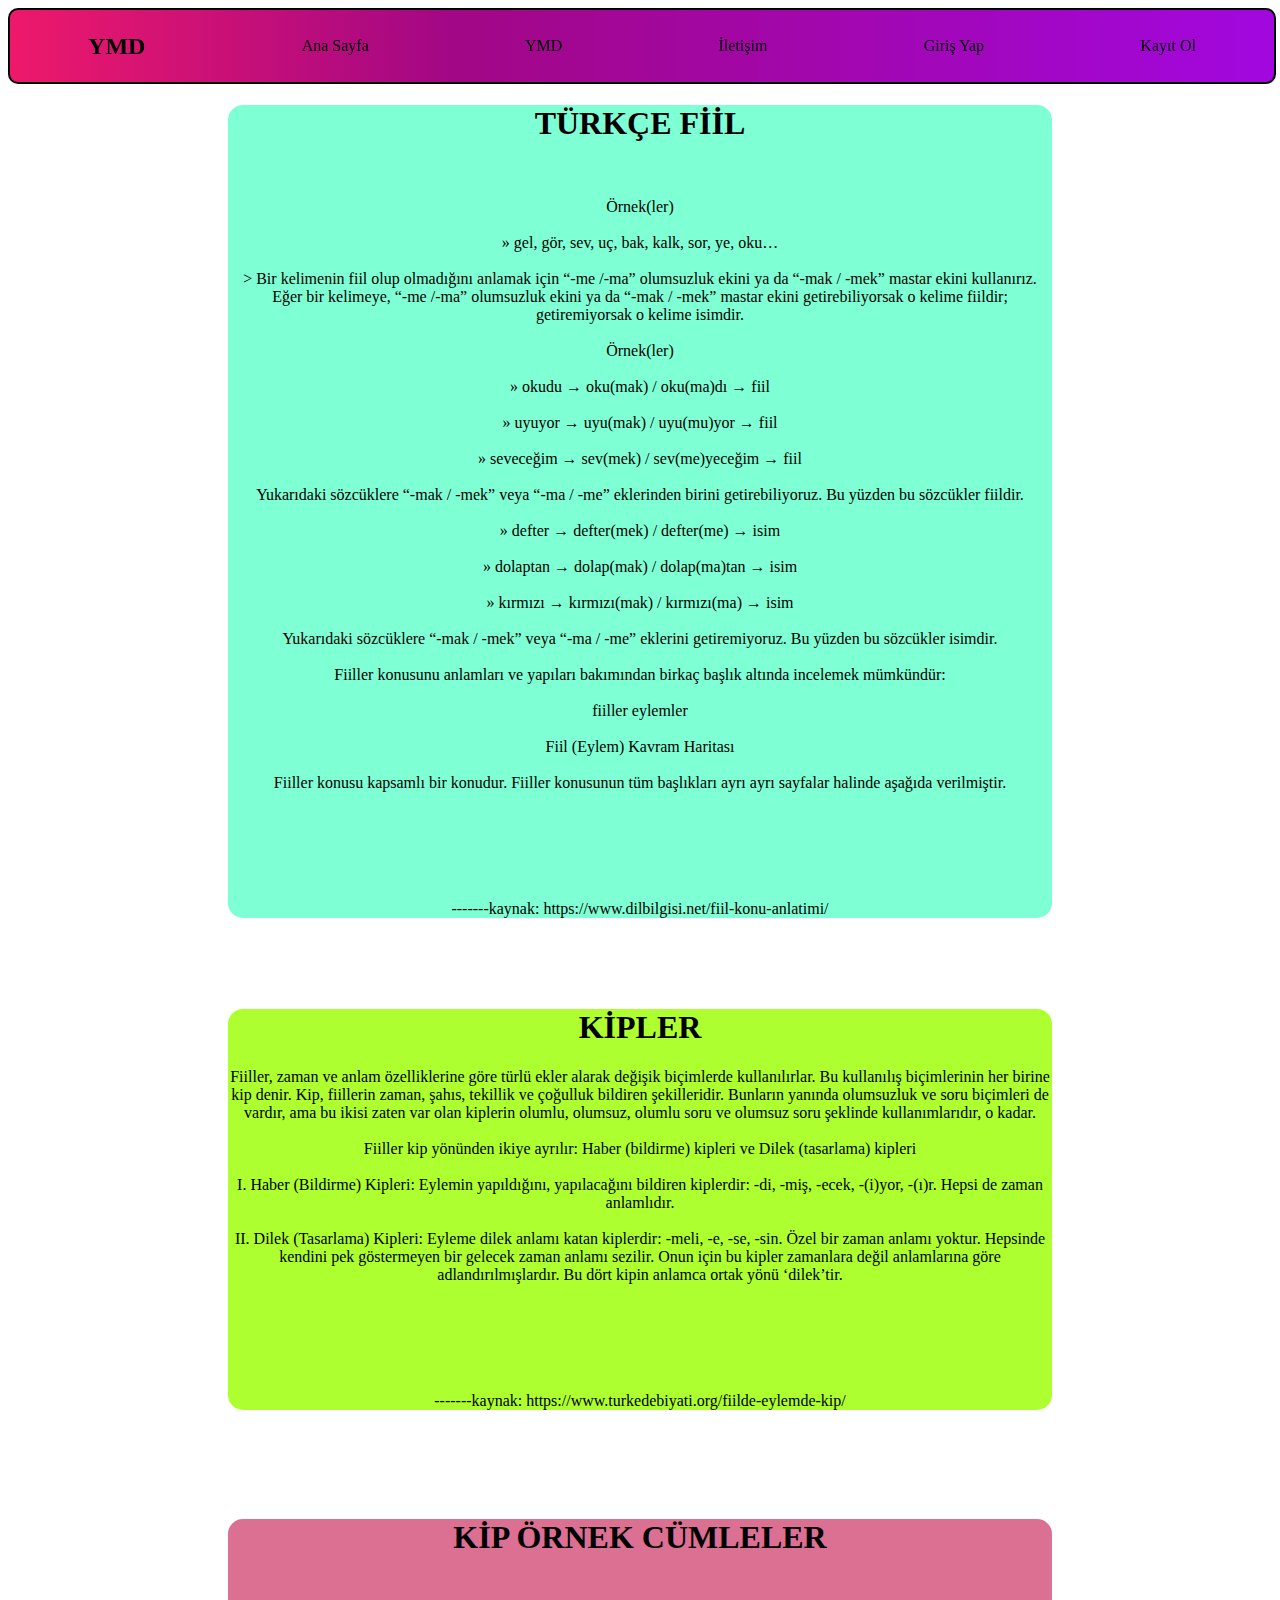
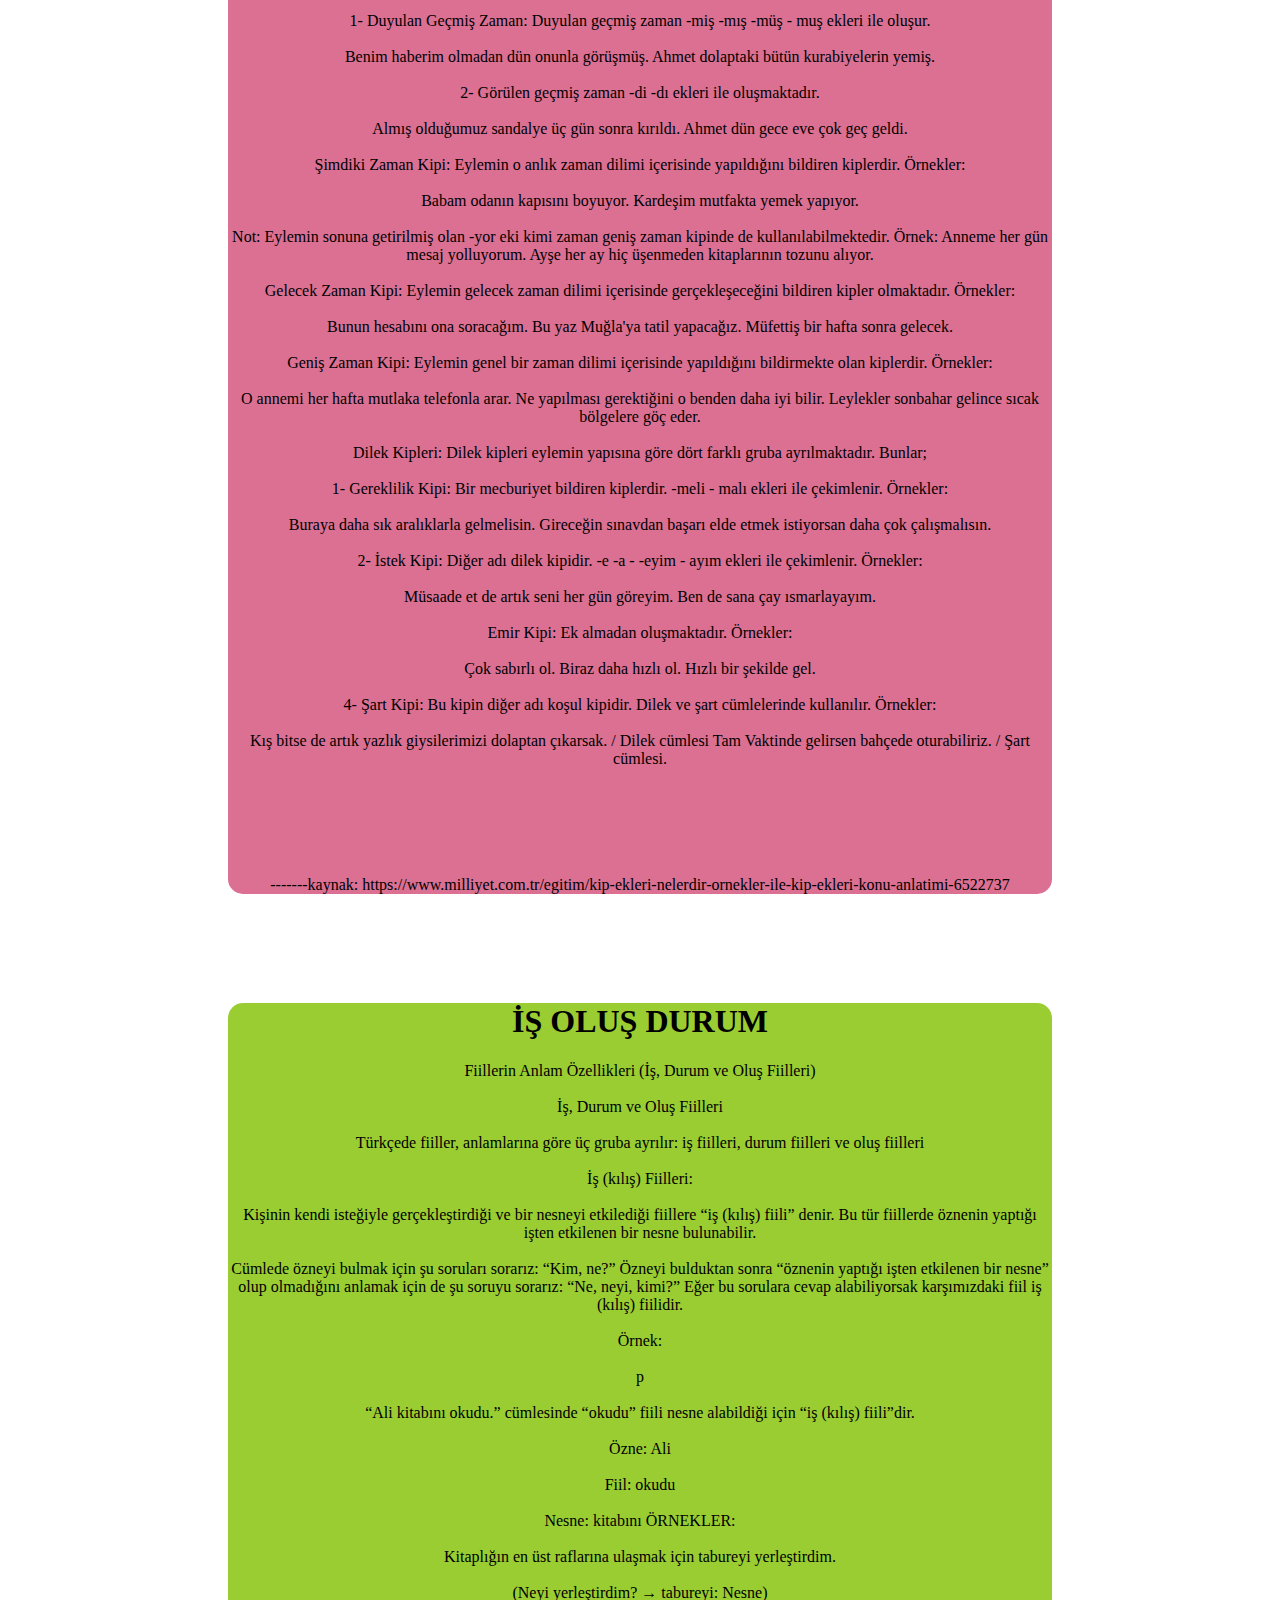
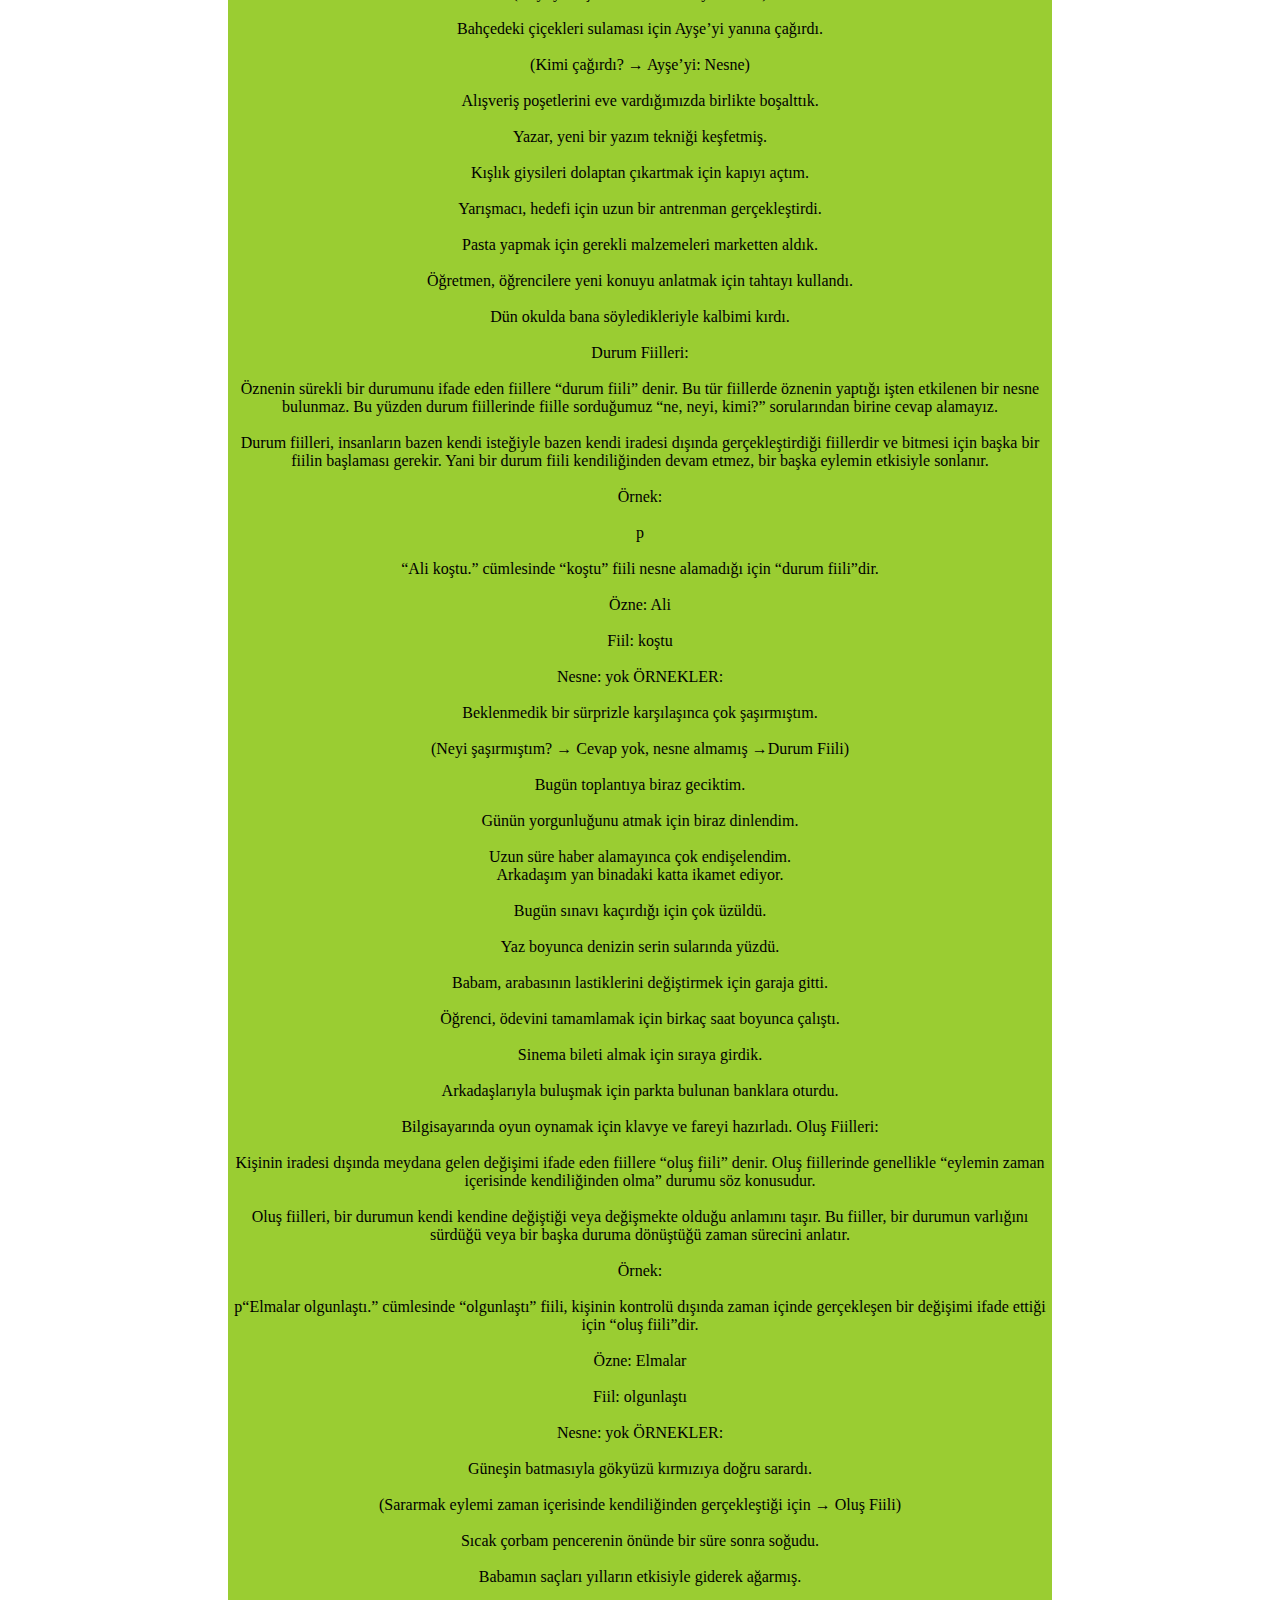
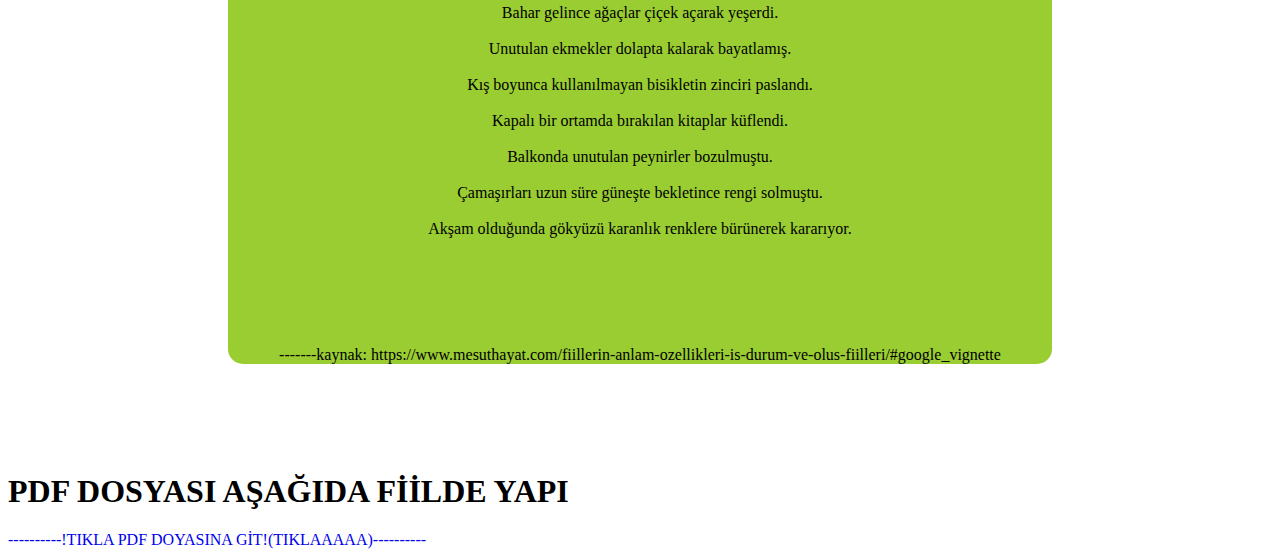
<file: 7tkmp.html>
<!DOCTYPE html>
<html lang="en">
<head>
    <meta charset="UTF-8">
    <meta name="viewport" content="width=device-width, initial-scale=1.0">
    <title>Document</title>
    <link href="7tkmp.css" type="text/css" rel="stylesheet">
</head>
<body>
    <nav class="navbar">
        <h2>YMD</h2>
        <a href="index.html">Ana Sayfa</a>
        <a href="#">YMD</a>
        <a href="#">İletişim</a>
        <a href="#">Giriş Yap</a>
        <a href="#">Kayıt Ol</a>
    </nav>

<div class="herr">
    <div id="her">


        <div class="fiil">
            <h1>TÜRKÇE FİİL</h1>
            <br>
            <p>Örnek(ler)
                <br><br>
                » gel, gör, sev, uç, bak, kalk, sor, ye, oku…
                <br><br>
                 >  Bir kelimenin fiil olup olmadığını anlamak için “-me /-ma” olumsuzluk ekini ya da “-mak / -mek” mastar ekini kullanırız. Eğer bir kelimeye, “-me /-ma” olumsuzluk ekini ya da “-mak / -mek” mastar ekini getirebiliyorsak o kelime fiildir; getiremiyorsak o kelime isimdir.
                 <br><br>
                
                Örnek(ler)
                <br><br>
                » okudu → oku(mak) / oku(ma)dı → fiil
                <br><br>
                » uyuyor → uyu(mak) / uyu(mu)yor → fiil
                <br><br>
                » seveceğim → sev(mek) / sev(me)yeceğim → fiil
                <br><br>
                Yukarıdaki sözcüklere “-mak / -mek” veya “-ma / -me” eklerinden birini getirebiliyoruz. Bu yüzden bu sözcükler fiildir.
                <br><br>
                » defter → defter(mek) / defter(me) → isim
                <br><br>
                » dolaptan → dolap(mak) / dolap(ma)tan → isim
                <br><br>
                » kırmızı → kırmızı(mak) / kırmızı(ma) → isim
                <br><br>
                Yukarıdaki sözcüklere “-mak / -mek” veya “-ma / -me” eklerini getiremiyoruz. Bu yüzden bu sözcükler isimdir.
                <br><br>
                Fiiller konusunu anlamları ve yapıları bakımından birkaç başlık altında incelemek mümkündür:
                <br><br>
                fiiller eylemler
                <br><br>
                Fiil (Eylem) Kavram Haritası
                <br><br>
                Fiiller konusu kapsamlı bir konudur. Fiiller konusunun tüm başlıkları ayrı ayrı sayfalar halinde aşağıda verilmiştir.
                <br><br>
                <br><br>
                <br><br>
                <br>  -------kaynak: https://www.dilbilgisi.net/fiil-konu-anlatimi/
                <br>
            </p>
        </div>
    
        <br>
        <br>
        <br>
    
        <div class="kip">
            <h1>KİPLER</h1>
            <p>Fiiller, zaman ve anlam özelliklerine göre türlü ekler alarak değişik biçimlerde kullanılırlar. Bu kullanılış biçimlerinin her birine kip denir. Kip, fiillerin zaman, şahıs, tekillik ve çoğulluk bildiren şekilleridir. Bunların yanında olumsuzluk ve soru biçimleri de vardır, ama bu ikisi zaten var olan kiplerin olumlu, olumsuz, olumlu soru ve olumsuz soru şeklinde kullanımlarıdır, o kadar.
                <br><br>
                Fiiller kip yönünden ikiye ayrılır: Haber (bildirme) kipleri ve Dilek (tasarlama) kipleri
                <br><br>
                I. Haber (Bildirme) Kipleri: Eylemin yapıldığını, yapılacağını bildiren kiplerdir: -di, -miş, -ecek, -(i)yor, -(ı)r. Hepsi de zaman anlamlıdır.
                <br><br>
                
                II. Dilek (Tasarlama) Kipleri: Eyleme dilek anlamı katan kiplerdir: -meli, -e, -se, -sin. Özel bir zaman anlamı yoktur. Hepsinde kendini pek göstermeyen bir gelecek zaman anlamı sezilir. Onun için bu kipler zamanlara değil anlamlarına göre adlandırılmışlardır. Bu dört kipin anlamca ortak yönü ‘dilek’tir.
                
                <br><br>
                <br><br>
                <br><br>
                <br>
    
                
              -------kaynak: https://www.turkedebiyati.org/fiilde-eylemde-kip/
            
            </p>
        </div>

        <br>
              <br>
              <br>
              <br>
              
              
              
    
    
        <div class="kip-ornek">
    
            <h1>KİP ÖRNEK CÜMLELER</h1>
            <br>
            <p>1- Duyulan Geçmiş Zaman: Duyulan geçmiş zaman -miş -mış -müş - muş ekleri ile oluşur.
                <br><br>
                Benim haberim olmadan dün onunla görüşmüş.
                Ahmet dolaptaki bütün kurabiyelerin yemiş.
                <br><br>
                2- Görülen geçmiş zaman -di -dı ekleri ile oluşmaktadır.
                <br><br>
                Almış olduğumuz sandalye üç gün sonra kırıldı.
                Ahmet dün gece eve çok geç geldi.
                <br><br>
                Şimdiki Zaman Kipi: Eylemin o anlık zaman dilimi içerisinde yapıldığını bildiren kiplerdir.
                Örnekler:
                <br><br>
                Babam odanın kapısını boyuyor.
                Kardeşim mutfakta yemek yapıyor.
                <br><br>
                Not: Eylemin sonuna getirilmiş olan -yor eki kimi zaman geniş zaman kipinde de kullanılabilmektedir.
                Örnek:
                Anneme her gün mesaj yolluyorum.
                Ayşe her ay hiç üşenmeden kitaplarının tozunu alıyor.
                <br><br>
                Gelecek Zaman Kipi: Eylemin gelecek zaman dilimi içerisinde gerçekleşeceğini bildiren kipler olmaktadır.
                Örnekler:
                <br><br>
                Bunun hesabını ona soracağım.
                Bu yaz Muğla'ya tatil yapacağız.
                Müfettiş bir hafta sonra gelecek.
                <br><br>
                Geniş Zaman Kipi: Eylemin genel bir zaman dilimi içerisinde yapıldığını bildirmekte olan kiplerdir.
                Örnekler:
                <br><br>
                O annemi her hafta mutlaka telefonla arar.
                Ne yapılması gerektiğini o benden daha iyi bilir.
                Leylekler sonbahar gelince sıcak bölgelere göç eder.
                <br><br>
                Dilek Kipleri: Dilek kipleri eylemin yapısına göre dört farklı gruba ayrılmaktadır. Bunlar;
                <br><br>
                1- Gereklilik Kipi: Bir mecburiyet bildiren kiplerdir. -meli - malı ekleri ile çekimlenir.
                Örnekler:
                <br><br>
                Buraya daha sık aralıklarla gelmelisin.
                Gireceğin sınavdan başarı elde etmek istiyorsan daha çok çalışmalısın.
                <br><br>
                2- İstek Kipi: Diğer adı dilek kipidir. -e -a - -eyim - ayım ekleri ile çekimlenir.
                Örnekler:
                <br><br>
                Müsaade et de artık seni her gün göreyim.
                Ben de sana çay ısmarlayayım.
                <br><br>
                Emir Kipi: Ek almadan oluşmaktadır.
                Örnekler:
                <br><br>
                Çok sabırlı ol.
                Biraz daha hızlı ol.
                Hızlı bir şekilde gel.
                <br><br>
                4- Şart Kipi: Bu kipin diğer adı koşul kipidir. Dilek ve şart cümlelerinde kullanılır.
                Örnekler:
                <br><br>
                Kış bitse de artık yazlık giysilerimizi dolaptan çıkarsak. / Dilek cümlesi
                Tam Vaktinde gelirsen bahçede oturabiliriz. / Şart cümlesi.
                <br><br>
                <br><br>
                <br><br>
                <br>
                -------kaynak: https://www.milliyet.com.tr/egitim/kip-ekleri-nelerdir-ornekler-ile-kip-ekleri-konu-anlatimi-6522737
                </p>

                </div>

                <br>
              <br>
              <br>
              <br>
    
    
                <div class="is">
                    <h1>İŞ OLUŞ DURUM</h1>
    
                    <p>Fiillerin Anlam Özellikleri (İş, Durum ve Oluş Fiilleri)
                        <br><br>
                        İş, Durum ve Oluş Fiilleri
                        <br><br>
                        Türkçede fiiller, anlamlarına göre üç gruba ayrılır: iş fiilleri, durum fiilleri ve oluş fiilleri
                        <br><br>
                        İş (kılış) Fiilleri:
                        <br><br>
                        Kişinin kendi isteğiyle gerçekleştirdiği ve bir nesneyi etkilediği fiillere “iş (kılış) fiili” denir. Bu tür fiillerde öznenin yaptığı işten etkilenen bir nesne bulunabilir.
                        <br><br>
                        Cümlede özneyi bulmak için şu soruları sorarız: “Kim, ne?” Özneyi bulduktan sonra “öznenin yaptığı işten etkilenen bir nesne” olup olmadığını anlamak için de şu soruyu sorarız: “Ne, neyi, kimi?” Eğer bu sorulara cevap alabiliyorsak karşımızdaki fiil iş (kılış) fiilidir.
                        <br><br>
                        Örnek:
                        <br><br>
                        p
                        <br><br>
                        “Ali kitabını okudu.” cümlesinde “okudu” fiili nesne alabildiği için “iş (kılış) fiili”dir.
                        <br><br>
                        Özne: Ali
                        <br><br>
                        Fiil: okudu
                        <br><br>
                        Nesne: kitabını
                         
                        
                         
                        
                        ÖRNEKLER:
                        <br><br>
                        Kitaplığın en üst raflarına ulaşmak için tabureyi yerleştirdim. 
                        <br><br>
                        (Neyi yerleştirdim? → tabureyi: Nesne)
                        <br><br>
                        Bahçedeki çiçekleri sulaması için Ayşe’yi yanına çağırdı.
                        <br><br>
                        (Kimi çağırdı? → Ayşe’yi: Nesne)
                        <br><br>
                        Alışveriş poşetlerini eve vardığımızda birlikte boşalttık. 
                        <br><br>
                        Yazar, yeni bir yazım tekniği keşfetmiş.
                        <br><br>
                        Kışlık giysileri dolaptan çıkartmak için kapıyı açtım. 
                        <br><br>
                        Yarışmacı, hedefi için uzun bir antrenman gerçekleştirdi. 
                        <br><br>
                        Pasta yapmak için gerekli malzemeleri marketten aldık.
                        <br><br>
                        Öğretmen, öğrencilere yeni konuyu anlatmak için tahtayı kullandı.
                        <br><br>
                        Dün okulda bana söyledikleriyle kalbimi kırdı.
                        <br><br>
                        Durum Fiilleri:
                        <br><br>
                        Öznenin sürekli bir durumunu ifade eden fiillere “durum fiili” denir. Bu tür fiillerde öznenin yaptığı işten etkilenen bir nesne bulunmaz. Bu yüzden durum fiillerinde fiille sorduğumuz “ne, neyi, kimi?” sorularından birine cevap alamayız.
                        <br><br>
                        Durum fiilleri, insanların bazen kendi isteğiyle bazen kendi iradesi dışında gerçekleştirdiği fiillerdir ve bitmesi için başka bir fiilin başlaması gerekir. Yani bir durum fiili kendiliğinden devam etmez, bir başka eylemin etkisiyle sonlanır.
                        <br><br>
                        Örnek:
                        <br><br>
                        p
                        <br><br>
                        “Ali koştu.” cümlesinde “koştu” fiili nesne alamadığı için “durum fiili”dir.
                        <br><br>
                        Özne: Ali
                        <br><br>
                        Fiil: koştu
                        <br><br>
                        Nesne: yok
                         
                        
                         
                        
                         
                        
                        ÖRNEKLER:
                        <br><br>
                        Beklenmedik bir sürprizle karşılaşınca çok şaşırmıştım.
                        <br><br>
                        (Neyi şaşırmıştım? → Cevap yok, nesne almamış →Durum Fiili)
                        <br><br>
                        Bugün toplantıya biraz geciktim.
                        <br><br>
                        Günün yorgunluğunu atmak için biraz dinlendim. 
                        <br><br>
                        Uzun süre haber alamayınca çok endişelendim. 
                        <br>
                        Arkadaşım yan binadaki katta ikamet ediyor.
                        <br><br>
                        Bugün sınavı kaçırdığı için çok üzüldü.
                        <br><br>
                        Yaz boyunca denizin serin sularında yüzdü.
                        <br><br>
                        Babam, arabasının lastiklerini değiştirmek için garaja gitti.
                        <br><br>
                        Öğrenci, ödevini tamamlamak için birkaç saat boyunca çalıştı.
                        <br><br>
                        Sinema bileti almak için sıraya girdik.
                        <br><br>
                        Arkadaşlarıyla buluşmak için parkta bulunan banklara oturdu.
                        <br><br>
                        Bilgisayarında oyun oynamak için klavye ve fareyi hazırladı.
                        
                         
                        
                        Oluş Fiilleri:
                        <br><br>
                        Kişinin iradesi dışında meydana gelen değişimi ifade eden fiillere “oluş fiili” denir. Oluş fiillerinde genellikle “eylemin zaman içerisinde kendiliğinden olma” durumu söz konusudur.
                        <br><br>
                        Oluş fiilleri, bir durumun kendi kendine değiştiği veya değişmekte olduğu anlamını taşır. Bu fiiller, bir durumun varlığını sürdüğü veya bir başka duruma dönüştüğü zaman sürecini anlatır.
                        <br><br>
                        Örnek:
                        <br><br>
                        p“Elmalar olgunlaştı.” cümlesinde “olgunlaştı” fiili, kişinin kontrolü dışında zaman içinde gerçekleşen bir değişimi ifade ettiği için “oluş fiili”dir.
                        <br><br>
                        Özne: Elmalar
                        <br><br>
                        Fiil: olgunlaştı
                        <br><br>
                        Nesne: yok
                         
                        
                        ÖRNEKLER:
                        <br><br>
                        Güneşin batmasıyla gökyüzü kırmızıya doğru sarardı.
                        <br><br>
                        (Sararmak eylemi zaman içerisinde kendiliğinden gerçekleştiği için → Oluş Fiili)
                        <br><br>
                        Sıcak çorbam pencerenin önünde bir süre sonra soğudu.
                        <br><br>
                        Babamın saçları yılların etkisiyle giderek ağarmış.
                        <br><br>
                        Bahar gelince ağaçlar çiçek açarak yeşerdi.
                        <br><br>
                        Unutulan ekmekler dolapta kalarak bayatlamış.
                        <br><br>
                        Kış boyunca kullanılmayan bisikletin zinciri paslandı.
                        <br><br>
                        Kapalı bir ortamda bırakılan kitaplar küflendi.
                        <br><br>
                        Balkonda unutulan peynirler bozulmuştu.
                        <br><br>
                        Çamaşırları uzun süre güneşte bekletince rengi solmuştu.
                        <br><br>
                        Akşam olduğunda gökyüzü karanlık renklere bürünerek kararıyor.
                        <br><br>
                        <br><br>
                        <br><br>
                        <br>
                        -------kaynak: https://www.mesuthayat.com/fiillerin-anlam-ozellikleri-is-durum-ve-olus-fiilleri/#google_vignette
                        
                         </p>
                </div>
    
        </div>

        <br>
        <br>
        <br>
        <br>
    
        <div class="fiilde-yapı">
    
            <h1>PDF DOSYASI AŞAĞIDA FİİLDE YAPI</h1>
    
            <a href="https://www.turkceci.net/wp-content/uploads/wpforo/attachments/78/1152-7-SINIF-TAM-RENME-FL-YAPISI.pdf" class="vb">----------!TIKLA PDF DOYASINA GİT!(TIKLAAAAA)----------</a>
    
        </div>
    
        </div>
    </div>

</div>


</body>
</html>
</file>
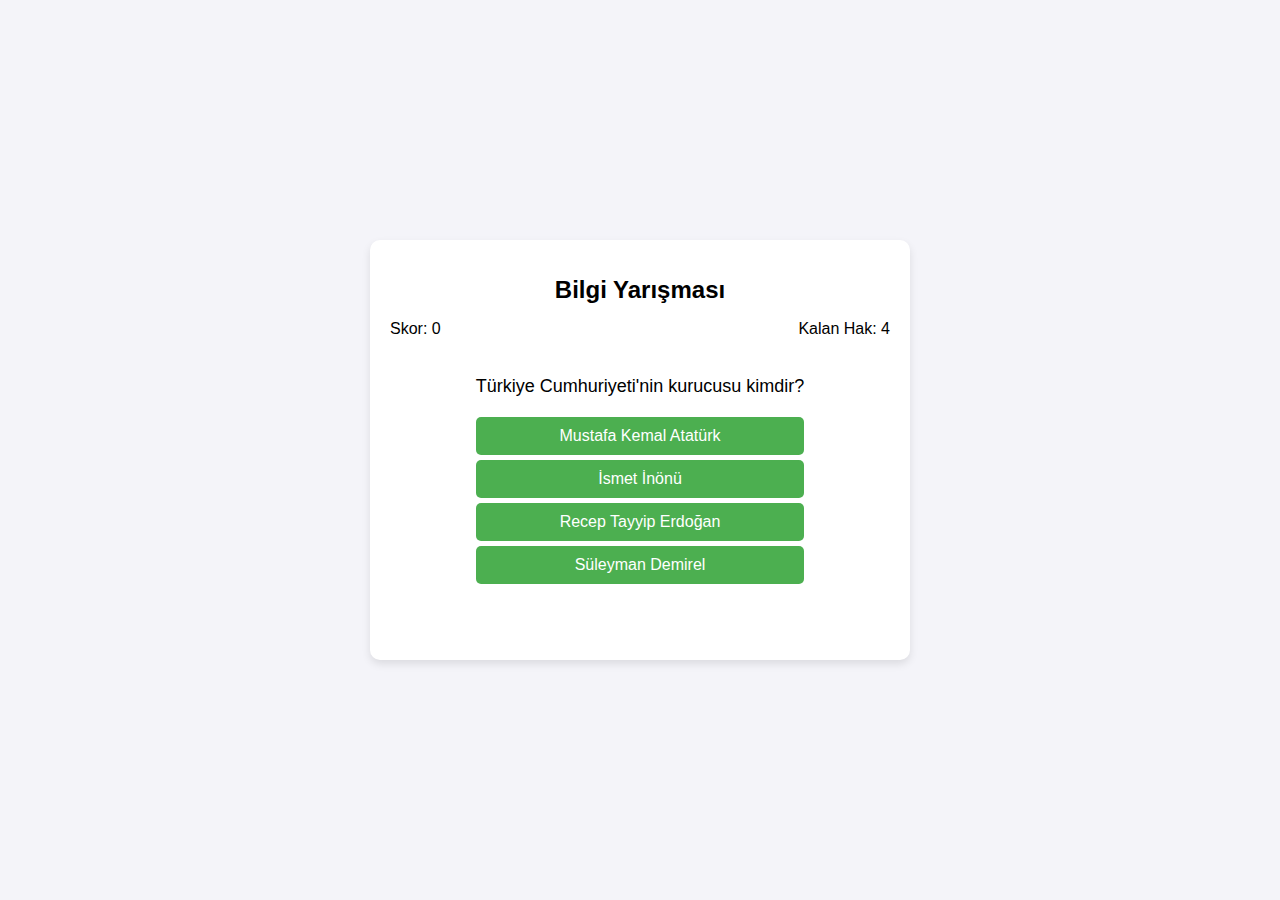
<file: blg.html>
<!DOCTYPE html>
<html lang="en">
<head>
    <meta charset="UTF-8">
    <meta name="viewport" content="width=device-width, initial-scale=1.0">
    <title>Bilgi Yarışması</title>
    <style>
        body {
            font-family: Arial, sans-serif;
            background-color: #f4f4f9;
            display: flex;
            justify-content: center;
            align-items: center;
            height: 100vh;
            margin: 0;
            overflow: hidden;
        }
        .container {
            background-color: white;
            padding: 20px;
            border-radius: 10px;
            box-shadow: 0 4px 8px rgba(0, 0, 0, 0.1);
            width: 500px;
            display: flex;
            flex-direction: column;
            align-items: center;
        }
        h1 {
            font-size: 24px;
            text-align: center;
        }
        .question {
            font-size: 18px;
            margin-bottom: 20px;
        }
        .options {
            list-style: none;
            padding: 0;
        }
        .options li {
            background-color: #4CAF50;
            color: white;
            margin: 5px 0;
            padding: 10px;
            text-align: center;
            border-radius: 5px;
            cursor: pointer;
        }
        .options li:hover {
            background-color: #45a049;
        }
        .message {
            font-size: 18px;
            margin-top: 20px;
            text-align: center;
        }
        .stat-container {
            display: flex;
            justify-content: space-between;
            margin-bottom: 20px;
            width: 100%;
        }
        .stat-container .stats {
            font-size: 16px;
        }
        #restart-button {
            display: none;
            background-color: #4CAF50;
            color: white;
            padding: 10px 20px;
            border: none;
            border-radius: 5px;
            cursor: pointer;
            margin-top: 20px;
        }
        #restart-button:hover {
            background-color: #45a049;
        }
        .game-over-message {
            font-size: 20px;
            color: red;
            text-align: center;
            margin-top: 20px;
        }
    </style>
</head>
<body>

<div class="container">
    <h1>Bilgi Yarışması</h1>
    <div class="stat-container">
        <div class="stats" id="score">Skor: 0</div>
        <div class="stats" id="remaining-lives">Kalan Hak: 4</div>
    </div>
    <div id="question-container">
        <p class="question" id="question-text">Loading...</p>
        <ul class="options" id="options-list"></ul>
    </div>
    <div class="message" id="message"></div>
    <div class="game-over-message" id="game-over-message"></div>
    <button id="restart-button" onclick="restartGame()">Yeniden Başla</button>
</div>

<script>
// 80 sorudan oluşan soru listesi
const questions = [
    { question: "Türkiye'nin başkenti neresidir?", options: ["İstanbul", "Ankara", "İzmir", "Bursa"], correct: "Ankara" },
    { question: "Hangi gezegen en büyüğüdür?", options: ["Venüs", "Jüpiter", "Mars", "Satürn"], correct: "Jüpiter" },
    { question: "Hangi yıl Ay'a ilk insanlı uçuş yapılmıştır?", options: ["1965", "1969", "1972", "1980"], correct: "1969" },
    { question: "Türkiye Cumhuriyeti'nin kurucusu kimdir?", options: ["Mustafa Kemal Atatürk", "İsmet İnönü", "Recep Tayyip Erdoğan", "Süleyman Demirel"], correct: "Mustafa Kemal Atatürk" },
    { question: "İstanbul Boğazı'nın uzunluğu ne kadardır?", options: ["25 km", "30 km", "35 km", "40 km"], correct: "30 km" },
    { question: "Dünyanın en büyük okyanusu hangisidir?", options: ["Atlantik Okyanusu", "Hint Okyanusu", "Pasifik Okyanusu", "Arktik Okyanusu"], correct: "Pasifik Okyanusu" },
    { question: "En büyük kara hayvanı hangisidir?", options: ["Afrika fili", "Asya fili", "Zürafa", "Gergedan"], correct: "Afrika fili" },
    { question: "Hangi elementin sembolü O'dur?", options: ["Oksijen", "Osmiyum", "Orta", "Oksit"], correct: "Oksijen" },
    { question: "Türk milletinin milli marşı nedir?", options: ["İstiklal Marşı", "Cumhuriyet Marşı", "Bayrak Marşı", "Zafer Marşı"], correct: "İstiklal Marşı" },
    { question: "Dünyada en fazla konuşulan dil hangisidir?", options: ["İngilizce", "Mandarince", "Hindice", "İspanyolca"], correct: "Mandarince" },
    { question: "Dünyanın en uzun nehrinin adı nedir?", options: ["Nil Nehri", "Amazon Nehri", "Ganj Nehri", "Yangtze Nehri"], correct: "Nil Nehri" },
    { question: "Hangi hayvan uçabilir?", options: ["Kuş", "Yarasa", "Böcek", "Bütün seçenekler"], correct: "Bütün seçenekler" },
    { question: "Hangi gezegenin halkaları vardır?", options: ["Mars", "Venüs", "Satürn", "Jüpiter"], correct: "Satürn" },
    { question: "Türkiye'deki en yüksek dağ hangisidir?", options: ["Ağrı Dağı", "Erciyes Dağı", "Uludağ", "Kaçkar Dağı"], correct: "Ağrı Dağı" },
    { question: "En küçük kuş türü hangisidir?", options: ["Serçe", "Kuş", "Kolibri", "Kanarya"], correct: "Kolibri" },
    { question: "Hangi elementin sembolü Na'dır?", options: ["Sodyum", "Azot", "Nikel", "Neon"], correct: "Sodyum" },
    { question: "Türkiye'nin en büyük gölü hangisidir?", options: ["Van Gölü", "Eğirdir Gölü", "Beyşehir Gölü", "Acıgöl"], correct: "Van Gölü" },
    { question: "Güneş Sistemi'nde kaç gezegen vardır?", options: ["7", "8", "9", "10"], correct: "8" },
    { question: "Hangi gezegen en fazla uydusuna sahiptir?", options: ["Satürn", "Jüpiter", "Mars", "Uranüs"], correct: "Satürn" },
    { question: "Kaç hafta 1 yıl eder?", options: ["48 hafta", "50 hafta", "52 hafta", "54 hafta"], correct: "52 hafta" },
    { question: "Hangi hayvan 10 yıl boyunca uyuyabilir?", options: ["Ayı", "Yarasa", "Kertenkele", "Kaplumbağa"], correct: "Ayı" },
    { question: "En küçük kuş türü nedir?", options: ["Serçe", "Bülbül", "Kolibri", "Kanarya"], correct: "Kolibri" },
    { question: "Yüksekliği 8848 metre olan dağ nedir?", options: ["Kilimanjaro", "Everest", "Aladağlar", "Fujiyama"], correct: "Everest" },
    { question: "Türkiye'nin en büyük gölü hangisidir?", options: ["Van Gölü", "Eğirdir Gölü", "Beyşehir Gölü", "Acıgöl"], correct: "Van Gölü" },
    { question: "Güneş Sistemi'nde kaç gezegen vardır?", options: ["7", "8", "9", "10"], correct: "8" },
    { question: "Hangi gezegen en fazla uydusuna sahiptir?", options: ["Satürn", "Jüpiter", "Mars", "Uranüs"], correct: "Satürn" },
    { question: "Kaç hafta 1 yıl eder?", options: ["48 hafta", "50 hafta", "52 hafta", "54 hafta"], correct: "52 hafta" },
    { question: "Hangi hayvan 10 yıl boyunca uyuyabilir?", options: ["Ayı", "Yarasa", "Kertenkele", "Kaplumbağa"], correct: "Ayı" },
    { question: "En küçük kuş türü nedir?", options: ["Serçe", "Bülbül", "Kolibri", "Kanarya"], correct: "Kolibri" },
    { question: "Yüksekliği 8848 metre olan dağ nedir?", options: ["Kilimanjaro", "Everest", "Aladağlar", "Fujiyama"], correct: "Everest" },
    { question: "Dünyanın en büyük adası hangisidir?", options: ["Grönland", "Borneo", "Madagaskar", "Sumatra"], correct: "Grönland" },
    { question: "Güneş'ten sonra en yakın yıldız nedir?", options: ["Proxima Centauri", "Alpha Centauri", "Betelgeuse", "Sirius"], correct: "Proxima Centauri" },
    { question: "Türk milletinin bayrağının rengini belirleyen yıldızın adı nedir?", options: ["Ay Yıldız", "Yıldızlar", "Aylık", "Hilal"], correct: "Ay Yıldız" },
    { question: "Dünyanın en yüksek şelalesi hangisidir?", options: ["Niagara Şelalesi", "Angel Şelalesi", "Victoria Şelalesi", "Iguazu Şelalesi"], correct: "Angel Şelalesi" },
    { question: "Hangi gezegenin atmosferinde en çok karbondioksit vardır?", options: ["Venüs", "Mars", "Jüpiter", "Satürn"], correct: "Venüs" },
    { question: "Türkiye Cumhuriyeti'nin kurulduğu yıl nedir?", options: ["1920", "1923", "1925", "1930"], correct: "1923" },
    { question: "Hangi elementin sembolü Fe'dir?", options: ["Demir", "Altın", "Çinko", "Gümüş"], correct: "Demir" },
    { question: "Kaç bölgeden oluşan Türkiye coğrafyası vardır?", options: ["5", "6", "7", "8"], correct: "7" },
    { question: "Hangi gezegenin yüzeyi tamamen sıcak ve kuru bir çöl gibidir?", options: ["Venüs", "Mars", "Merkür", "Uranüs"], correct: "Venüs" },
    { question: "Dünyadaki en yüksek volkanik dağ hangisidir?", options: ["Kilimanjaro", "Ağrı Dağı", "Mount St. Helens", "Ojos del Salado"], correct: "Ojos del Salado" },
    { question: "Çok yüksek sesle çaldığında ses çıkarmayan ancak hala ses dalgaları üreten bir alet hangisidir?", options: ["Piyano", "Flüt", "Gitar", "Ses kaydedici"], correct: "Piyano" },
    { question: "Hangi elementin sembolü H'dir?", options: ["Hidrojen", "Helium", "Oksijen", "Helyum"], correct: "Hidrojen" },
    { question: "Avustralya'nın en büyük şehri hangisidir?", options: ["Melbourne", "Sydney", "Brisbane", "Perth"], correct: "Sydney" },
    { question: "Dünyadaki en hızlı kara hayvanı hangisidir?", options: ["Aslan", "Çita", "Zebra", "Kanguru"], correct: "Çita" },
    { question: "Hangi gezegenin yüzeyi tamamen buzla kaplıdır?", options: ["Venüs", "Mars", "Neptün", "Uranüs"], correct: "Neptün" },
    { question: "Dünyanın en büyük çölü hangisidir?", options: ["Sahara Çölü", "Gobi Çölü", "Karakum Çölü", "Antarktika Çölü"], correct: "Sahara Çölü" },
    { question: "Buzullar hangi gezegenin yüzeyinde bulunmaz?", options: ["Mars", "Venüs", "Jüpiter", "Satürn"], correct: "Venüs" }
    // 80 soruya kadar devam...
];

let currentQuestionIndex = 0;
let correctAnswers = 0;
let remainingLives = 4;
let gameOver = false;

// Soruları karıştır
function shuffleQuestions() {
    for (let i = questions.length - 1; i > 0; i--) {
        const j = Math.floor(Math.random() * (i + 1));
        [questions[i], questions[j]] = [questions[j], questions[i]];
    }
}

// Oyuna başla
function startGame() {
    shuffleQuestions();
    displayNextQuestion();
}

// Sonraki soruyu göster
function displayNextQuestion() {
    if (currentQuestionIndex >= questions.length || remainingLives <= 0) {
        endGame();
        return;
    }

    const question = questions[currentQuestionIndex];
    document.getElementById('question-text').textContent = question.question;
    const optionsList = document.getElementById('options-list');
    optionsList.innerHTML = '';
    question.options.forEach(option => {
        const li = document.createElement('li');
        li.textContent = option;
        li.onclick = () => checkAnswer(option);
        optionsList.appendChild(li);
    });

    updateStats();
}

// Cevabı kontrol et
function checkAnswer(selectedOption) {
    const question = questions[currentQuestionIndex];

    if (selectedOption === question.correct) {
        correctAnswers++;
        document.getElementById('message').textContent = "Doğru Cevap!";
    } else {
        remainingLives--;
        document.getElementById('message').textContent = "Yanlış Cevap!";
    }

    currentQuestionIndex++;
    displayNextQuestion();
}

// İstatistikleri güncelle
function updateStats() {
    document.getElementById('score').textContent = `Skor: ${correctAnswers}`;
    document.getElementById('remaining-lives').textContent = `Kalan Hak: ${remainingLives}`;
}

// Oyunu bitir
function endGame() {
    gameOver = true;
    document.getElementById('game-over-message').textContent = `Oyun Bitti! Skorunuz: ${correctAnswers}`;
    document.getElementById('restart-button').style.display = 'block';
}

// Oyunu yeniden başlat
function restartGame() {
    currentQuestionIndex = 0;
    correctAnswers = 0;
    remainingLives = 4;
    gameOver = false;
    document.getElementById('game-over-message').textContent = '';
    document.getElementById('restart-button').style.display = 'none';
    startGame();
}

startGame();
</script>

</body>
</html>
</file>
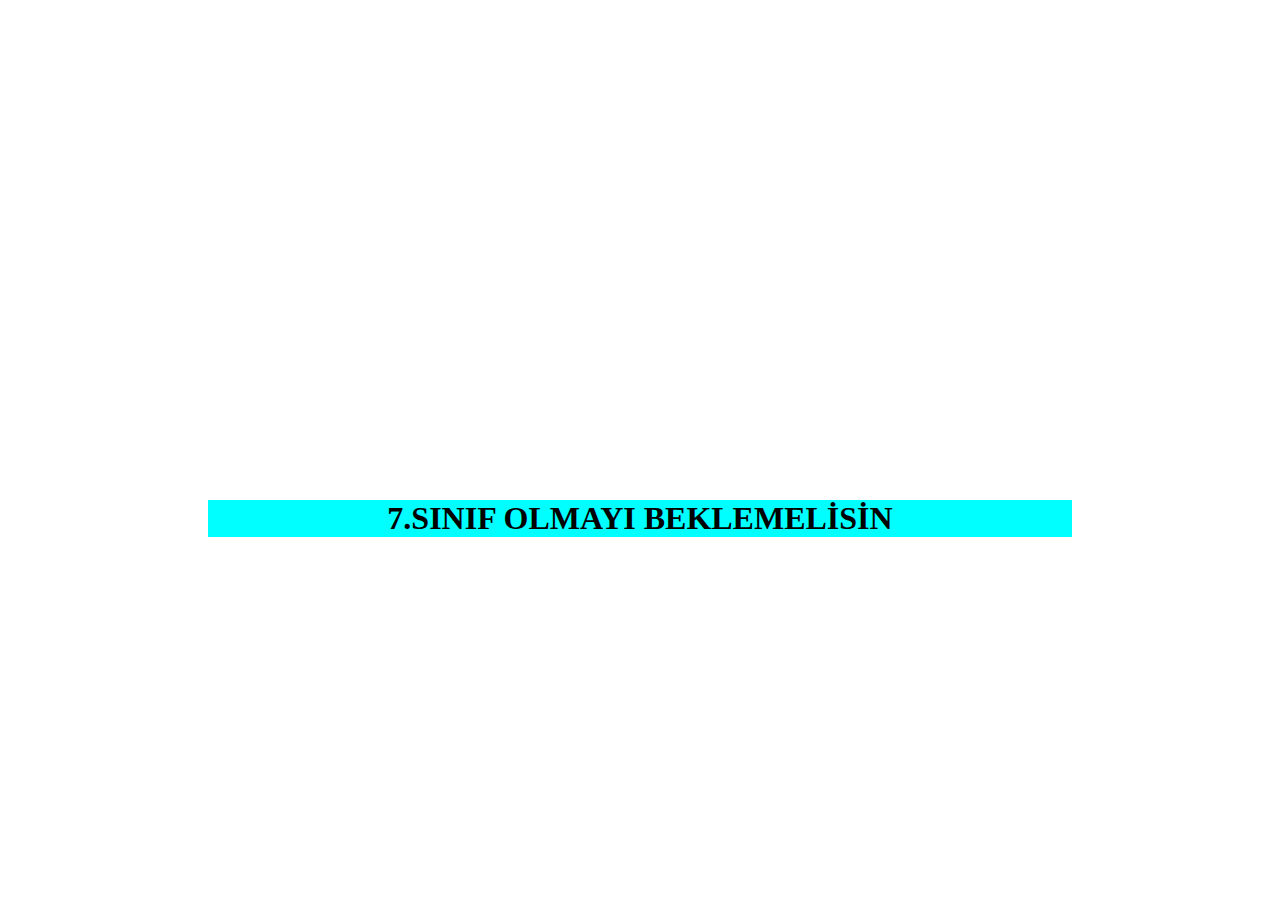
<file: dgl.html>
<!DOCTYPE html>
<html lang="en">
<head>
    <meta charset="UTF-8">
    <meta name="viewport" content="width=device-width, initial-scale=1.0">
    <title>Document</title>
    <link type="text/css" href="dgl.css" rel="stylesheet">
</head>
<body>
    <div class="dgl">
    <h1>7.SINIF OLMAYI BEKLEMELİSİN</h1>
    </div>
</body>
</html>
</file>
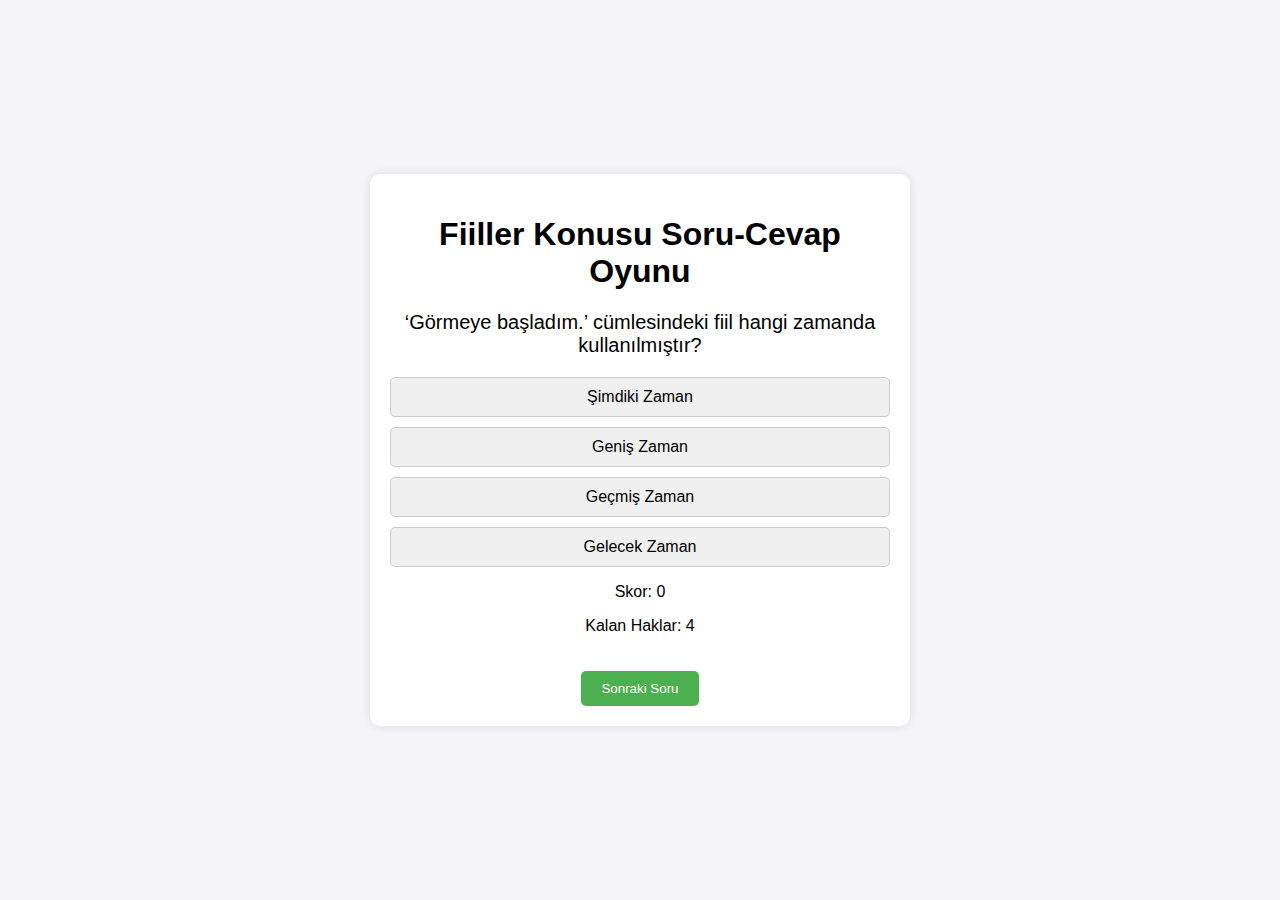
<file: fll.html>
<!DOCTYPE html>
<html lang="tr">
<head>
    <meta charset="UTF-8">
    <meta name="viewport" content="width=device-width, initial-scale=1.0">
    <title>Fiiller Konusu Soru-Cevap Oyunu</title>
    <style>
        body {
            font-family: Arial, sans-serif;
            background-color: #f4f4f9;
            margin: 0;
            padding: 0;
            display: flex;
            justify-content: center;
            align-items: center;
            height: 100vh;
            text-align: center;
        }
        .container {
            background-color: white;
            padding: 20px;
            border-radius: 10px;
            box-shadow: 0 0 10px rgba(0, 0, 0, 0.1);
            width: 80%;
            max-width: 500px;
        }
        .question {
            font-size: 20px;
            margin-bottom: 20px;
        }
        .options {
            display: flex;
            flex-direction: column;
            gap: 10px;
        }
        .option {
            padding: 10px;
            background-color: #f0f0f0;
            border: 1px solid #ccc;
            cursor: pointer;
            border-radius: 5px;
            transition: background-color 0.3s;
        }
        .option:hover {
            background-color: #d9d9d9;
        }
        .button {
            margin-top: 20px;
            padding: 10px 20px;
            background-color: #4CAF50;
            color: white;
            border: none;
            border-radius: 5px;
            cursor: pointer;
        }
        .button:disabled {
            background-color: #ccc;
        }
        .result {
            font-size: 22px;
            margin-top: 20px;
        }
        .mükemmel {
            color: blue;
            font-weight: bold;
            font-size: 24px;
            text-transform: uppercase;
        }
    </style>
</head>
<body>

    <div class="container">
        <h1>Fiiller Konusu Soru-Cevap Oyunu</h1>
        <div id="quiz">
            <div id="question-container">
                <p id="question-text" class="question"></p>
                <div id="options-container" class="options">
                    <!-- Options will be displayed here -->
                </div>
            </div>
            <div id="score-container">
                <p>Skor: <span id="score">0</span></p>
                <p>Kalan Haklar: <span id="lives">4</span></p>
            </div>
            <button id="next-button" class="button" onclick="nextQuestion()">Sonraki Soru</button>
        </div>
        <div id="result-container" class="result" style="display: none;">
            <p>Oyun Bitti!</p>
            <p>Toplam Skor: <span id="final-score"></span></p>
            <p class="mükemmel" id="final-message" style="display: none;">MÜKEMMELSİN!</p>
            <button class="button" onclick="restartGame()">Tekrar Oyna</button>
        </div>
    </div>

    <script>
        const questions = [
            // Fiil Kökü ve Ekleri
            { question: "‘Gitmek’ fiilinin kökü nedir?", options: ["Git", "Gitmek", "Gid", "Gide"], answer: "Git" },
            { question: "‘Görmek’ fiilinin ek almış hali hangisidir?", options: ["Gör", "Görmek", "Görüş", "Görme"], answer: "Görüş" },
            { question: "‘Koşan’ kelimesindeki fiil kökü nedir?", options: ["Koş", "Koşan", "Koşmak", "Koşul"], answer: "Koş" },
            { question: "‘Çalışmak’ fiili hangi tür fiil grubuna girer?", options: ["Fiil", "Zarf Fiil", "Yardımcı Fiil", "Eylem Fiili"], answer: "Fiil" },

            // Fiil Çeşitleri
            { question: "Aşağıdakilerden hangisi bir olumlu fiil örneğidir?", options: ["Gelme", "Gitti", "Yapma", "Çalış"], answer: "Gitti" },
            { question: "‘Öğle yemeğini yedik.’ cümlesindeki fiil hangisidir?", options: ["Yemek", "Yedik", "Yemiş", "Yemekte"], answer: "Yedik" },
            { question: "‘Herkes gidiyor.’ cümlesindeki fiil hangisidir?", options: ["Gitmek", "Git", "Gidiyor", "Gidilmek"], answer: "Gidiyor" },
            { question: "‘Gel’ cümlesindeki fiil hangisidir?", options: ["Gelmek", "Gel", "Gelen", "Gelmiş"], answer: "Gel" },

            // Fiil Zamanları
            { question: "‘Ben okula gidiyorum.’ cümlesindeki fiil hangi zaman kipiyle kullanılmıştır?", options: ["Geniş Zaman", "Şimdiki Zaman", "Geçmiş Zaman", "Gelecek Zaman"], answer: "Şimdiki Zaman" },
            { question: "‘Birlikte yemek yiyeceğiz.’ cümlesindeki fiil hangi kipte kullanılmıştır?", options: ["Gelecek Zaman", "Geçmiş Zaman", "Geniş Zaman", "Şimdiki Zaman"], answer: "Gelecek Zaman" },
            { question: "‘Evde oturduk.’ cümlesindeki fiil hangi zaman kipiyle kullanılmıştır?", options: ["Geniş Zaman", "Geçmiş Zaman", "Şimdiki Zaman", "Gelecek Zaman"], answer: "Geçmiş Zaman" },

            // Fiil Çekim Ekleri
            { question: "‘Çalıştım’ fiilindeki ek nedir?", options: ["-di", "-m", "-n", "-e"], answer: "-m" },
            { question: "‘Okudum’ fiilindeki ek nedir?", options: ["-du", "-m", "-n", "-i"], answer: "-m" },

            // Karma Sorular
            { question: "‘Oynamayı seviyorum.’ cümlesindeki fiil hangi tür fiildir?", options: ["Yardımcı Fiil", "Olumlu Fiil", "Eylem Fiili", "Durum Fiili"], answer: "Eylem Fiili" },
            { question: "‘Bunu kesinlikle yapmalısın.’ cümlesinde hangi fiil türü kullanılmıştır?", options: ["İstek Fiili", "Zorunluluk Fiili", "Olumlu Fiil", "Yardımcı Fiil"], answer: "Zorunluluk Fiili" },
            { question: "‘Sana yardımcı olacağım.’ cümlesindeki fiil hangi tür fiildir?", options: ["Olumlu Fiil", "Yardımcı Fiil", "Fiil-i İhtiyaç", "Eylem Fiili"], answer: "Yardımcı Fiil" },
            { question: "‘Görmeye başladım.’ cümlesindeki fiil hangi zamanda kullanılmıştır?", options: ["Şimdiki Zaman", "Geniş Zaman", "Geçmiş Zaman", "Gelecek Zaman"], answer: "Geçmiş Zaman" },
        ];

        let score = 0;
        let lives = 4;
        let usedQuestions = [];

        // Soruları rastgele sıraya koyma
        function shuffleQuestions() {
            usedQuestions = [];
            questions.sort(() => Math.random() - 0.5);
        }

        function loadQuestion() {
            if (usedQuestions.length === questions.length) {
                gameOver();
                return;
            }

            let nextQuestionIndex;
            do {
                nextQuestionIndex = Math.floor(Math.random() * questions.length);
            } while (usedQuestions.includes(nextQuestionIndex));

            usedQuestions.push(nextQuestionIndex);

            const question = questions[nextQuestionIndex];
            document.getElementById("question-text").innerText = question.question;

            const optionsContainer = document.getElementById("options-container");
            optionsContainer.innerHTML = "";
            question.options.forEach(option => {
                const optionElement = document.createElement("div");
                optionElement.classList.add("option");
                optionElement.innerText = option;
                optionElement.onclick = function() {
                    checkAnswer(option);
                };
                optionsContainer.appendChild(optionElement);
            });
        }

        function checkAnswer(selectedOption) {
            const correctAnswer = questions[usedQuestions[usedQuestions.length - 1]].answer;
            if (selectedOption === correctAnswer) {
                score++;
                document.getElementById("score").innerText = score;
            } else {
                lives--;
                document.getElementById("lives").innerText = lives;
                if (lives === 0) {
                    gameOver();
                }
            }
            loadQuestion();
        }

        function gameOver() {
            document.getElementById("quiz").style.display = "none";
            document.getElementById("result-container").style.display = "block";
            document.getElementById("final-score").innerText = score;
            if (score === questions.length) {
                document.getElementById("final-message").style.display = "block";
            }
        }

        function restartGame() {
            score = 0;
            lives = 4;
            usedQuestions = [];
            document.getElementById("score").innerText = score;
            document.getElementById("lives").innerText = lives;
            document.getElementById("quiz").style.display = "block";
            document.getElementById("result-container").style.display = "none";
            shuffleQuestions();
            loadQuestion();
        }

        // Başlangıç
        shuffleQuestions();
        loadQuestion();
    </script>

</body>
</html>
</file>
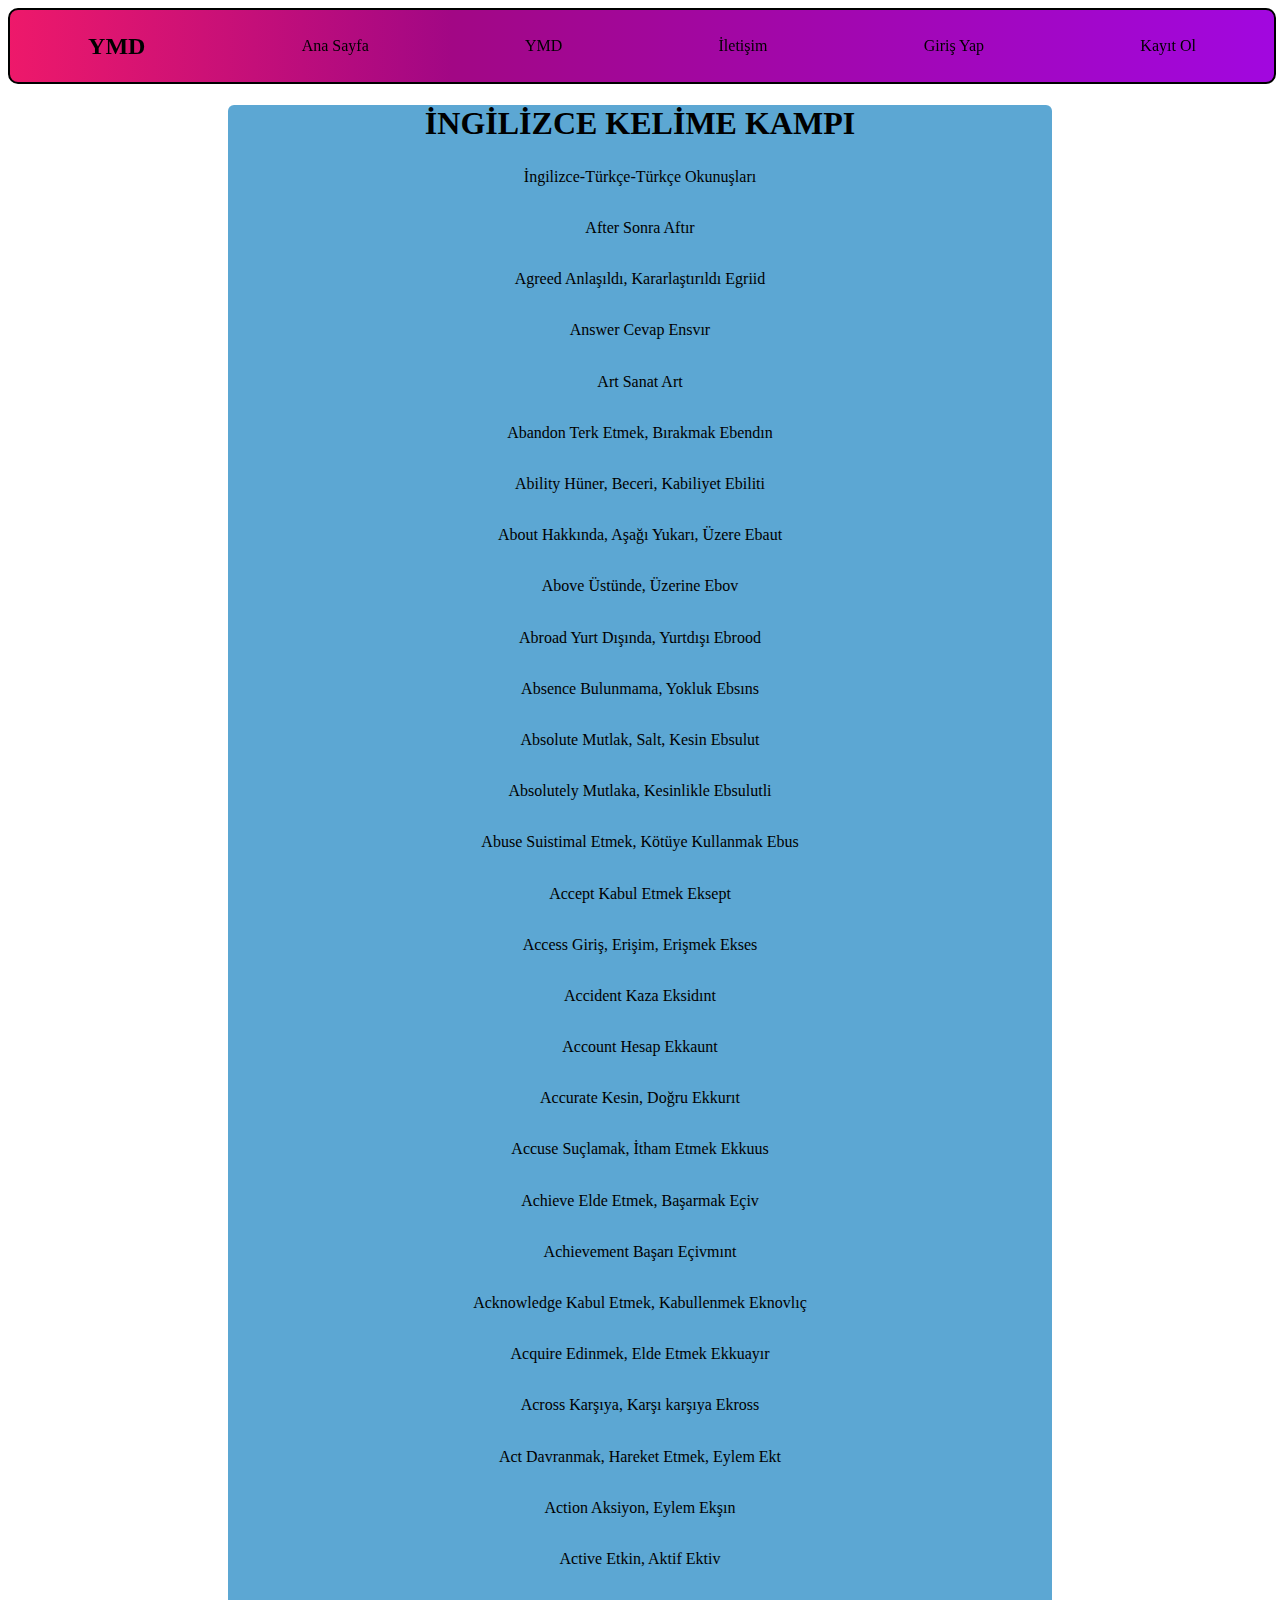
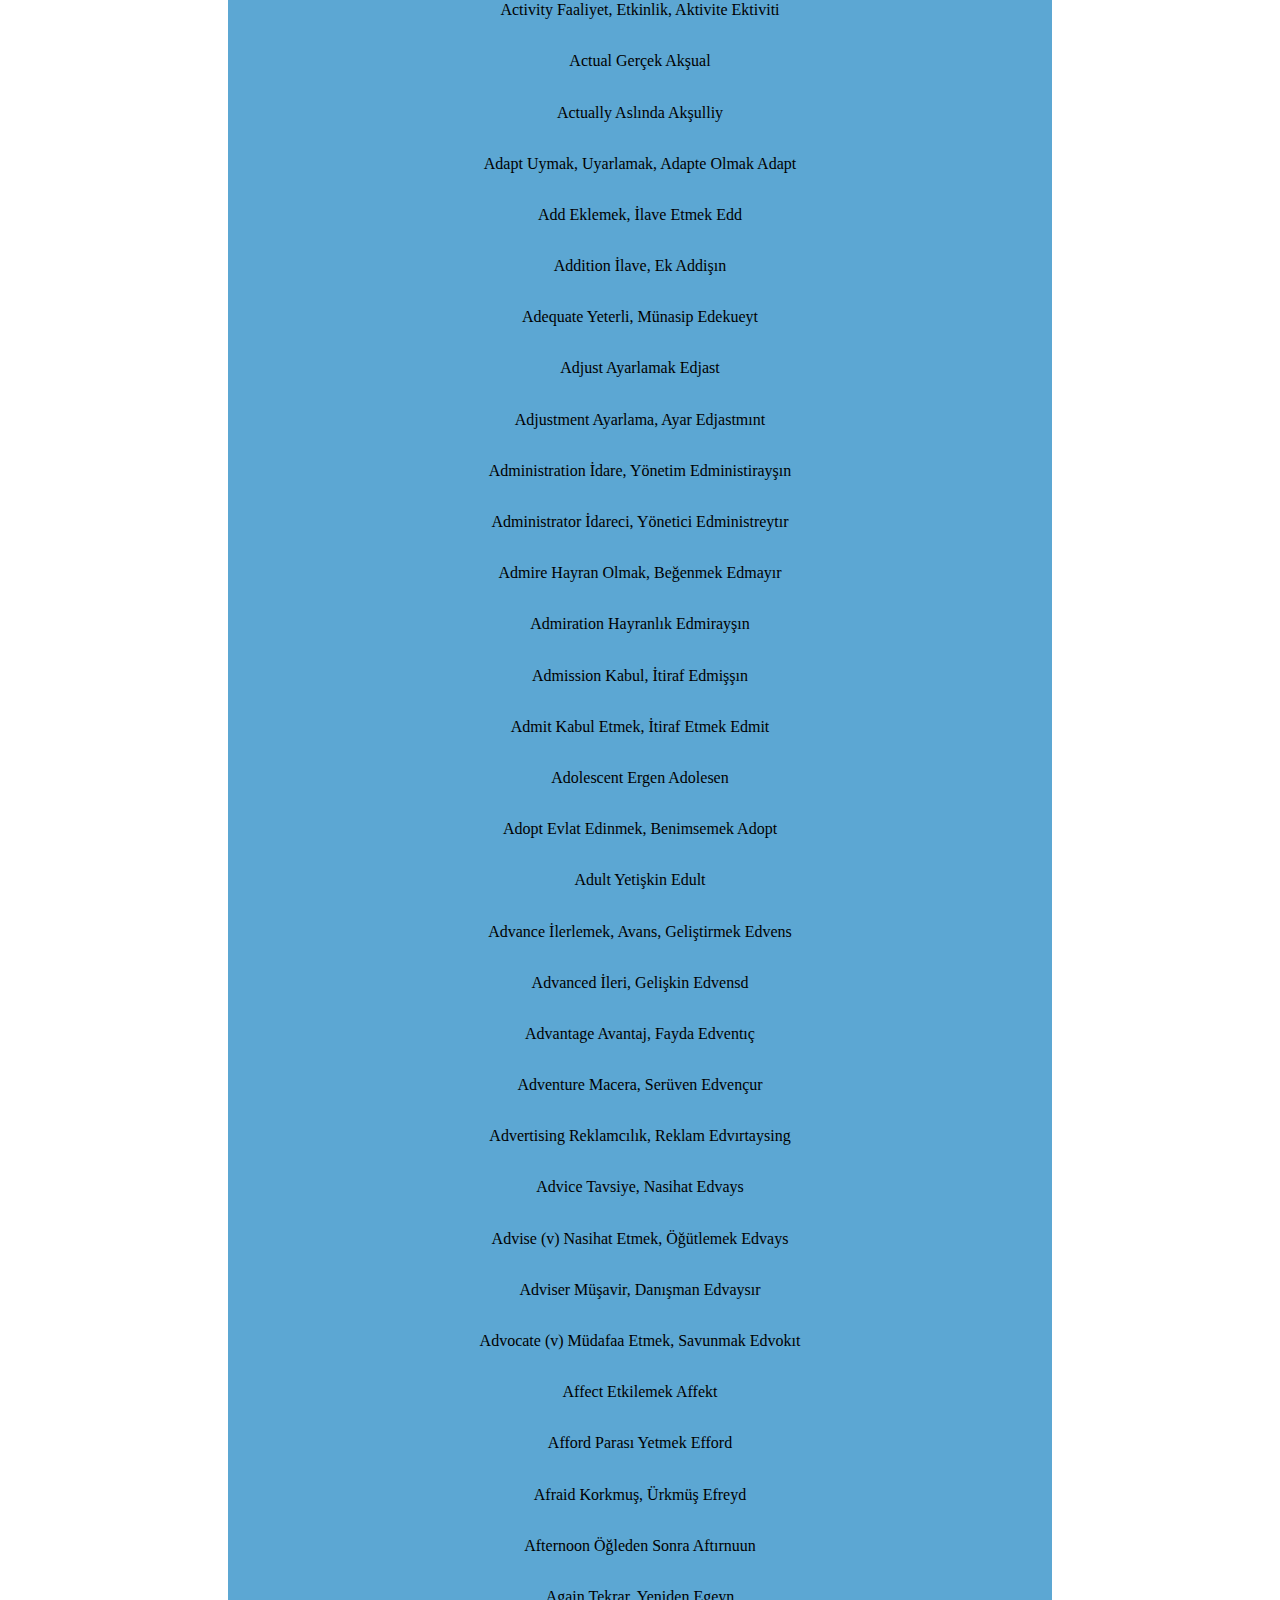
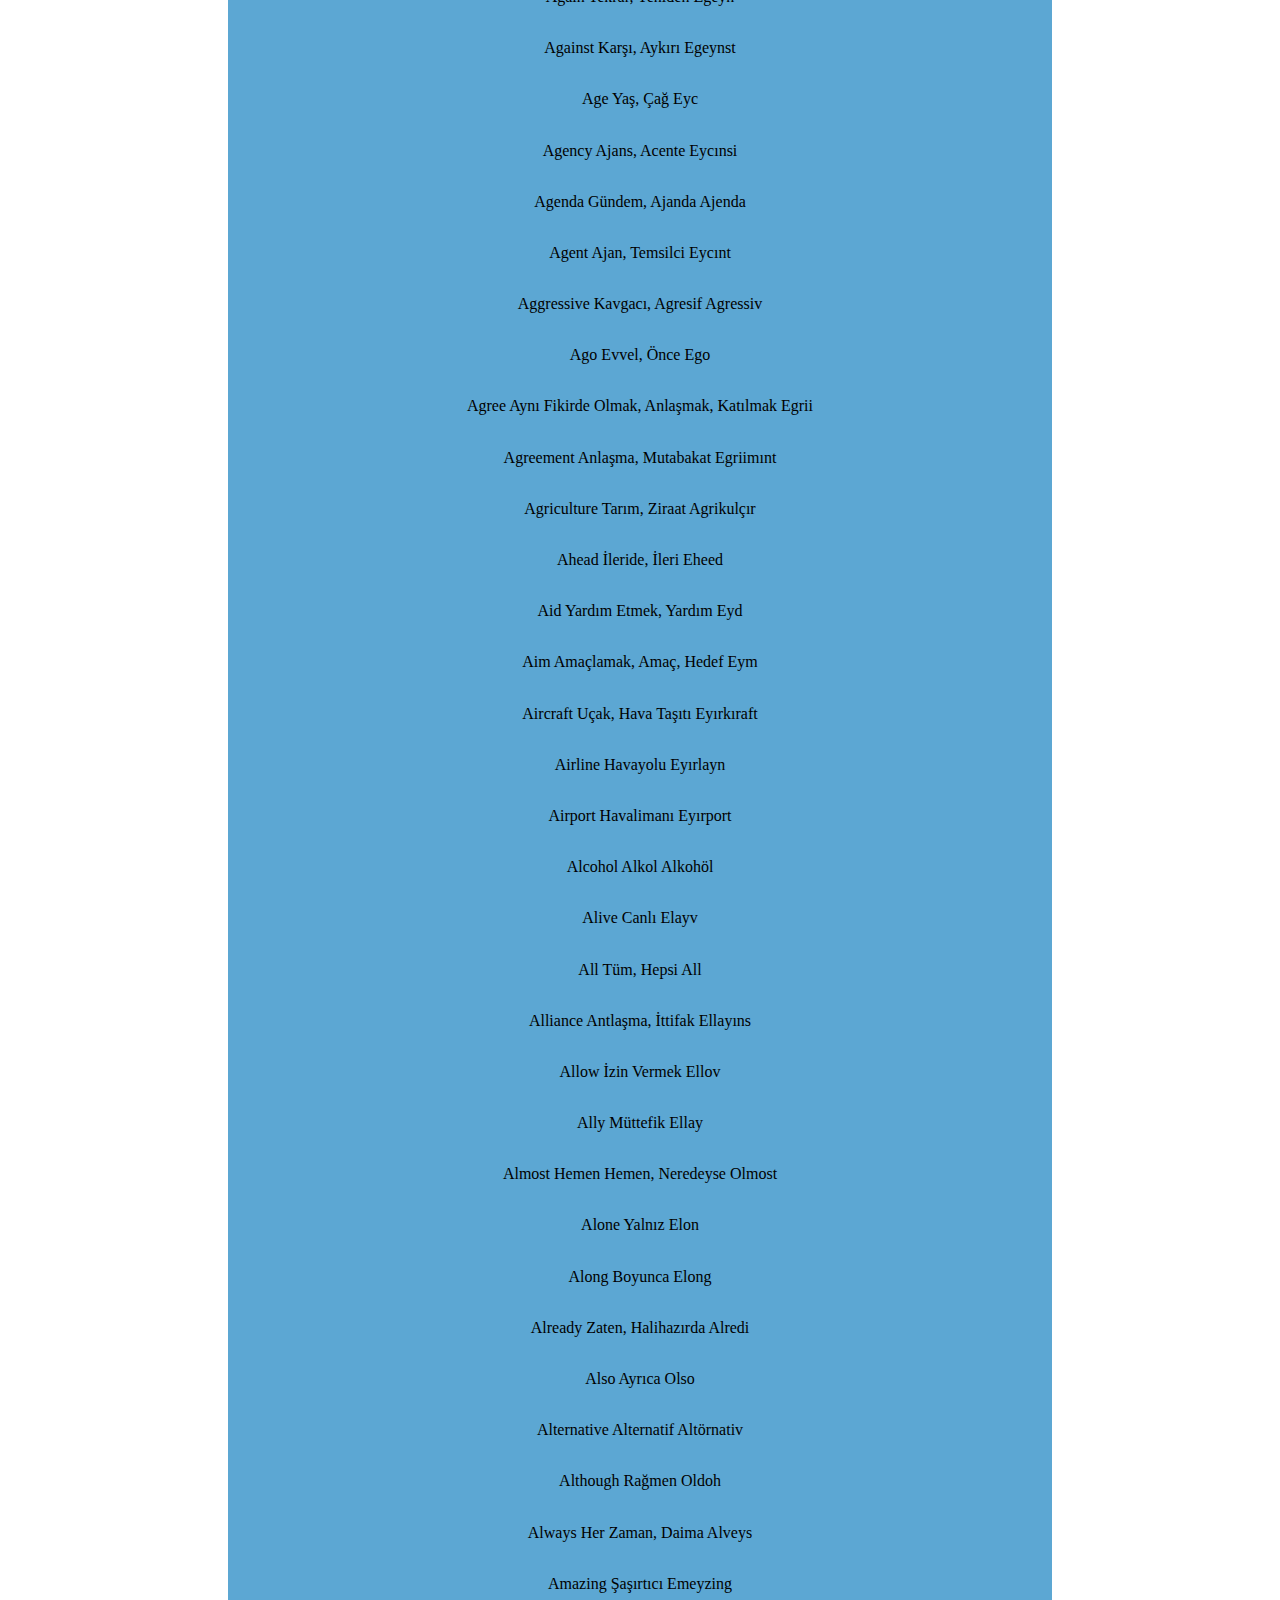
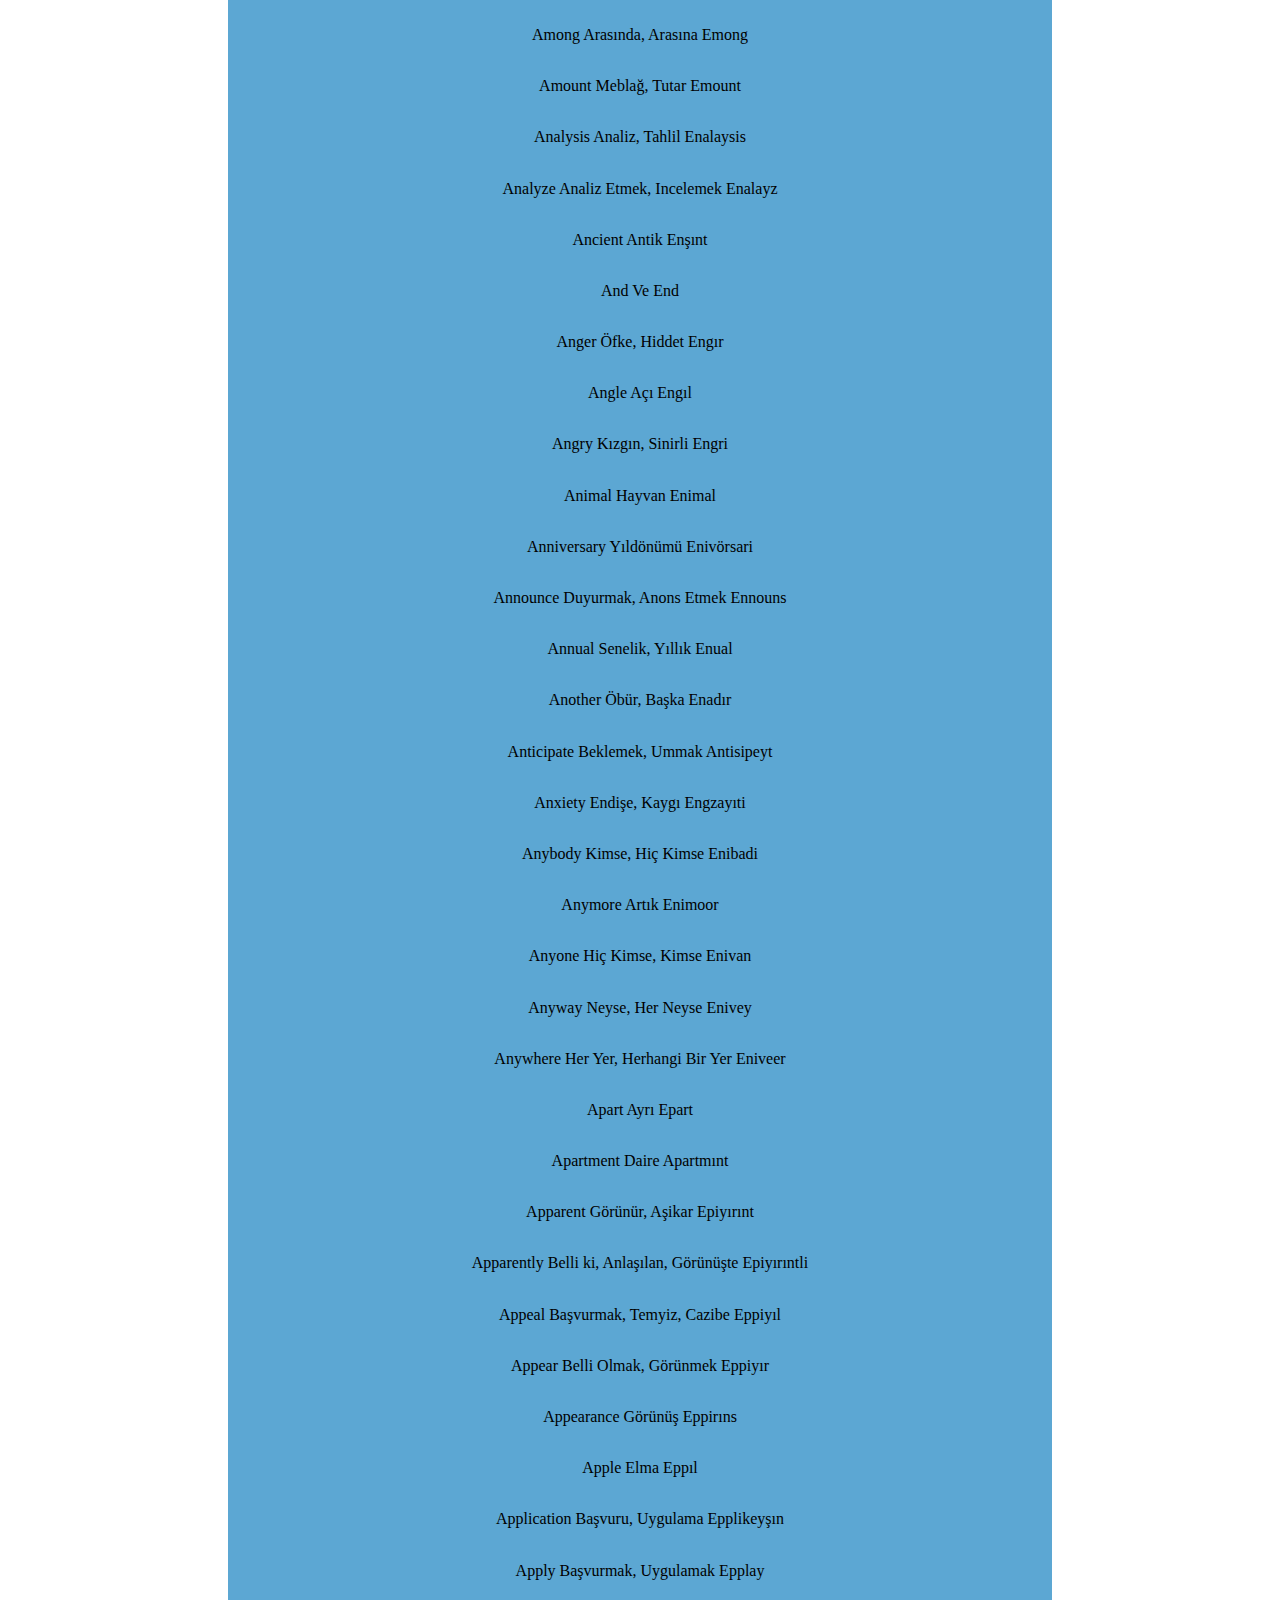
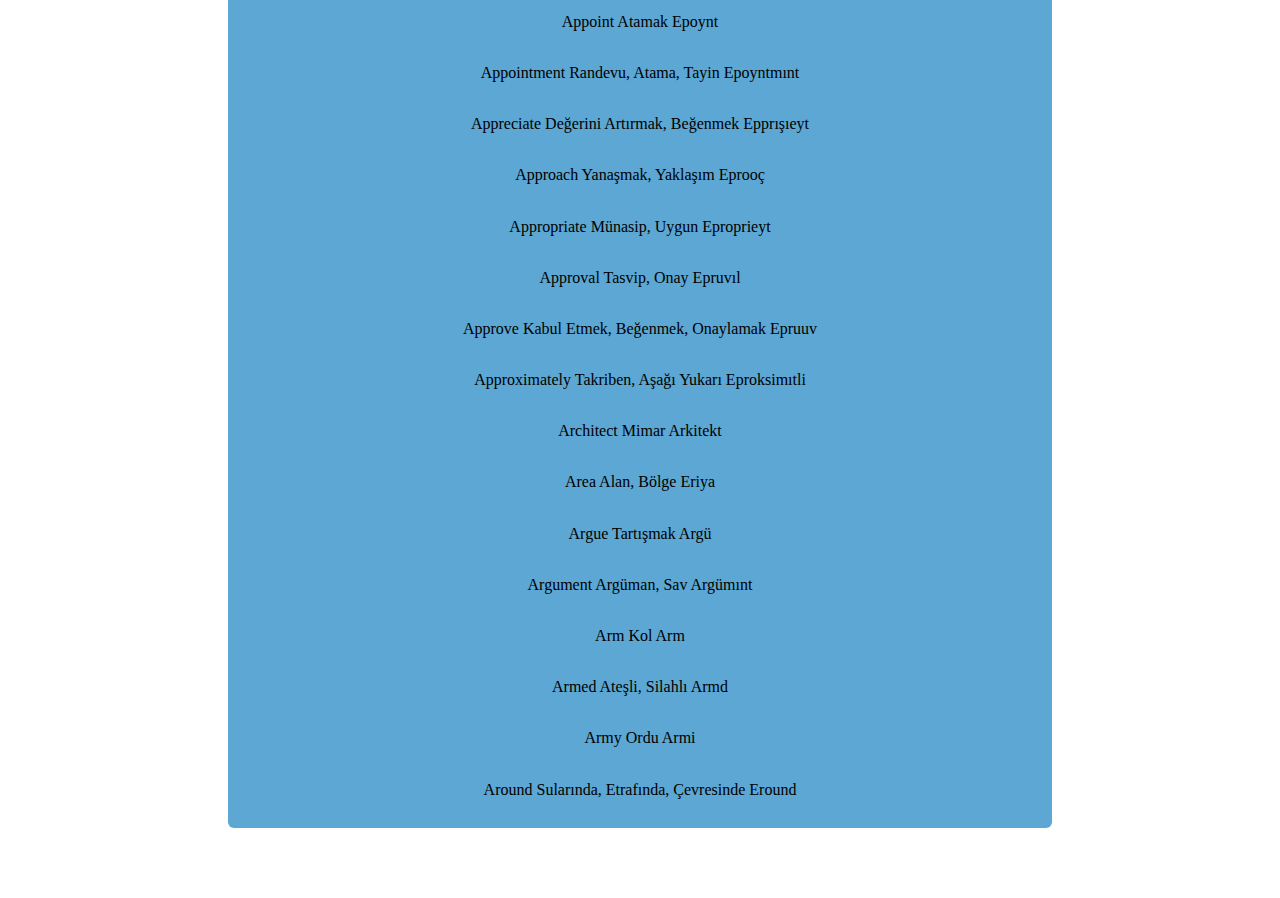
<file: ing.html>
<!DOCTYPE html>
<html lang="en">
<head>
    <meta charset="UTF-8">
    <meta name="viewport" content="width=device-width, initial-scale=1.0">
    <title>Document</title>
    <link rel="stylesheet" type="text/css" href="ing.css">
</head>
<body>

    <nav class="navbar">
        <h2>YMD</h2>
        <a href="index.html">Ana Sayfa</a>
        <a href="#" class="nav1">YMD</a>
        <a href="#" class="nav1>class="nav1> İletişim</a>
        <a href="#" class="nav1>class="nav1> Giriş Yap</a>
        <a href="#" class="nav1>class="nav1> Kayıt Ol</a>
        
    </nav>

    
    <div class="ing">
        <h1>İNGİLİZCE KELİME KAMPI</h1>
<p>
İngilizce-Türkçe-Türkçe Okunuşları
<br><br>
After	Sonra	Aftır
<br><br>
Agreed	Anlaşıldı, Kararlaştırıldı	Egriid
<br><br>
Answer	Cevap	Ensvır
<br><br>
Art	Sanat	Art
<br><br>
Abandon	Terk Etmek, Bırakmak	Ebendın
<br><br>
Ability	Hüner, Beceri, Kabiliyet	Ebiliti
<br><br>
About	Hakkında, Aşağı Yukarı, Üzere	Ebaut
<br><br>
Above	Üstünde, Üzerine	Ebov
<br><br>
Abroad	Yurt Dışında, Yurtdışı	Ebrood
<br><br>
Absence	Bulunmama, Yokluk	Ebsıns
<br><br>
Absolute	Mutlak, Salt, Kesin	Ebsulut
<br><br>
Absolutely	Mutlaka, Kesinlikle	Ebsulutli
<br><br>
Abuse	Suistimal Etmek, Kötüye Kullanmak	Ebus<br><br>
Accept	Kabul Etmek	Eksept<br><br>
Access	Giriş, Erişim, Erişmek	Ekses<br><br>
Accident	Kaza	Eksidınt<br><br>
Account	Hesap	Ekkaunt<br><br>
Accurate	Kesin, Doğru	Ekkurıt<br><br>
Accuse	Suçlamak, İtham Etmek	Ekkuus<br><br>
Achieve	Elde Etmek, Başarmak	Eçiv<br><br>
Achievement	Başarı	Eçivmınt<br><br>
Acknowledge	Kabul Etmek, Kabullenmek	Eknovlıç<br><br>
Acquire	Edinmek, Elde Etmek	Ekkuayır<br><br>
Across	Karşıya, Karşı karşıya	Ekross<br><br>
Act	Davranmak, Hareket Etmek, Eylem	Ekt<br><br>
Action	Aksiyon, Eylem	Ekşın<br><br>
Active	Etkin, Aktif	Ektiv<br><br>
Activity	Faaliyet, Etkinlik, Aktivite	Ektiviti<br><br>
Actual	Gerçek	Akşual<br><br>
Actually	Aslında	Akşulliy<br><br>
Adapt	Uymak, Uyarlamak, Adapte Olmak	Adapt<br><br>
Add	Eklemek, İlave Etmek	Edd<br><br>
Addition	İlave, Ek	Addişın<br><br>
Adequate	Yeterli, Münasip	Edekueyt<br><br>
Adjust	Ayarlamak	Edjast<br><br>
Adjustment	Ayarlama, Ayar	Edjastmınt<br><br>
Administration	İdare, Yönetim	Edministirayşın<br><br>
Administrator	İdareci, Yönetici	Edministreytır<br><br>
Admire	Hayran Olmak, Beğenmek	Edmayır<br><br>
Admiration	Hayranlık	Edmirayşın<br><br>
Admission	Kabul, İtiraf	Edmişşın<br><br>
Admit	Kabul Etmek, İtiraf Etmek	Edmit<br><br>
Adolescent	Ergen	Adolesen<br><br>
Adopt	Evlat Edinmek, Benimsemek	Adopt <br><br>
Adult	Yetişkin	Edult<br><br>
Advance	İlerlemek, Avans, Geliştirmek	Edvens<br><br>
Advanced	İleri, Gelişkin	Edvensd<br><br>
Advantage	Avantaj, Fayda	Edventıç<br><br>
Adventure	Macera, Serüven	Edvençur<br><br>
Advertising	Reklamcılık, Reklam	Edvırtaysing<br><br>
Advice	Tavsiye, Nasihat	Edvays<br><br>
Advise (v)	Nasihat Etmek, Öğütlemek	Edvays<br><br>
Adviser	Müşavir, Danışman	Edvaysır<br><br>
Advocate (v)	Müdafaa Etmek, Savunmak	Edvokıt<br><br>
Affect	Etkilemek	Affekt<br><br>
Afford	Parası Yetmek	Efford<br><br>
Afraid	Korkmuş, Ürkmüş	Efreyd<br><br>
Afternoon	Öğleden Sonra	Aftırnuun<br><br>
Again	Tekrar, Yeniden	Egeyn<br><br>
Against	Karşı, Aykırı	Egeynst<br><br>
Age	Yaş, Çağ	Eyc<br><br>
Agency	Ajans, Acente	Eycınsi<br><br>
Agenda	Gündem, Ajanda	Ajenda<br><br>
Agent	Ajan, Temsilci	Eycınt<br><br>
Aggressive	Kavgacı, Agresif	Agressiv<br><br>
Ago	Evvel, Önce	Ego<br><br>
Agree	Aynı Fikirde Olmak, Anlaşmak, Katılmak	Egrii<br><br>
Agreement	Anlaşma, Mutabakat	Egriimınt<br><br>
Agriculture	Tarım, Ziraat	Agrikulçır<br><br>
Ahead	İleride, İleri	Eheed<br><br>
Aid	Yardım Etmek, Yardım	Eyd<br><br>
Aim	Amaçlamak, Amaç, Hedef	Eym<br><br>
Aircraft	Uçak, Hava Taşıtı	Eyırkıraft<br><br>
Airline	Havayolu	Eyırlayn<br><br>
Airport	Havalimanı	Eyırport<br><br>
Alcohol	Alkol	Alkohöl<br><br>
Alive	Canlı	Elayv<br><br>
All	Tüm, Hepsi	All<br><br>
Alliance	Antlaşma, İttifak	Ellayıns<br><br>
Allow	İzin Vermek	Ellov<br><br>
Ally	Müttefik	Ellay<br><br>
Almost	Hemen Hemen, Neredeyse	Olmost<br><br>
Alone	Yalnız	Elon<br><br>
Along	Boyunca	Elong<br><br>
Already	Zaten, Halihazırda	Alredi<br><br>
Also	Ayrıca	Olso<br><br>
Alternative	Alternatif	Altörnativ<br><br>
Although	Rağmen	Oldoh<br><br>
Always	Her Zaman, Daima	Alveys<br><br>
Amazing	Şaşırtıcı	Emeyzing<br><br>
Among	Arasında, Arasına	Emong<br><br>
Amount	Meblağ, Tutar	Emount<br><br>
Analysis	Analiz, Tahlil	Enalaysis<br><br>
Analyze	Analiz Etmek, Incelemek	Enalayz<br><br>
Ancient	Antik	Enşınt<br><br>
And	Ve	End<br><br>
Anger	Öfke, Hiddet	Engır<br><br>
Angle	Açı	Engıl<br><br>
Angry	Kızgın, Sinirli	Engri<br><br>
Animal	Hayvan	Enimal<br><br>
Anniversary	Yıldönümü	Enivörsari<br><br>
Announce	Duyurmak, Anons Etmek	Ennouns<br><br>
Annual	Senelik, Yıllık	Enual<br><br>
Another	Öbür, Başka	Enadır<br><br>
Anticipate	Beklemek, Ummak	Antisipeyt<br><br>
Anxiety	Endişe, Kaygı	Engzayıti<br><br>
Anybody	Kimse, Hiç Kimse	Enibadi<br><br>
Anymore	Artık	Enimoor<br><br>
Anyone	Hiç Kimse, Kimse	Enivan<br><br>
Anyway	Neyse, Her Neyse	Enivey<br><br>
Anywhere	Her Yer, Herhangi Bir Yer	Eniveer<br><br>
Apart	Ayrı	Epart<br><br>
Apartment	Daire	Apartmınt<br><br>
Apparent	Görünür, Aşikar	Epiyırınt<br><br>
Apparently	Belli ki, Anlaşılan, Görünüşte	Epiyırıntli<br><br>
Appeal	Başvurmak, Temyiz, Cazibe	Eppiyıl<br><br>
Appear	Belli Olmak, Görünmek	Eppiyır<br><br>
Appearance	Görünüş	Eppirıns<br><br>
Apple	Elma	Eppıl<br><br>
Application	Başvuru, Uygulama	Epplikeyşın<br><br>
Apply	Başvurmak, Uygulamak	Epplay<br><br>
Appoint	Atamak	Epoynt<br><br>
Appointment	Randevu, Atama, Tayin	Epoyntmınt<br><br>
Appreciate	Değerini Artırmak, Beğenmek	Epprışıeyt<br><br>
Approach	Yanaşmak, Yaklaşım	Eprooç<br><br>
Appropriate	Münasip, Uygun	Eproprieyt<br><br>
Approval	Tasvip, Onay	Epruvıl<br><br>
Approve	Kabul Etmek, Beğenmek, Onaylamak	Epruuv<br><br>
Approximately	Takriben, Aşağı Yukarı	Eproksimıtli<br><br>
Architect	Mimar	Arkitekt<br><br>
Area	Alan, Bölge	Eriya<br><br>
Argue	Tartışmak	Argü<br><br>
Argument	Argüman, Sav	Argümınt<br><br>
Arm	Kol	Arm<br><br>
Armed	Ateşli, Silahlı	Armd<br><br>
Army	Ordu	Armi<br><br>
Around	Sularında, Etrafında, Çevresinde	Eround<br><br>
</p>
    </div>
    
</body>
</html>
</file>
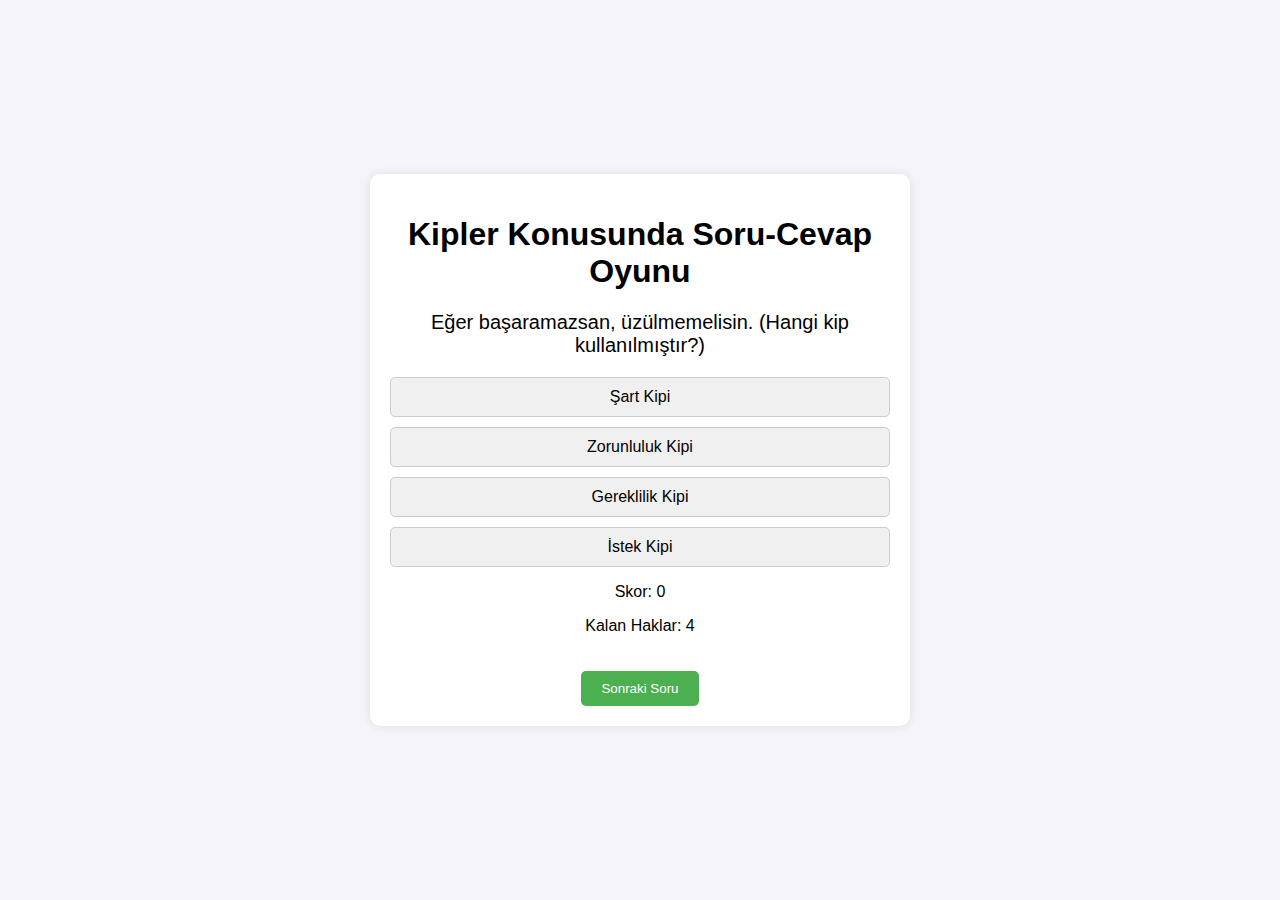
<file: kpsr.html>
<!DOCTYPE html>
<html lang="tr">
<head>
    <meta charset="UTF-8">
    <meta name="viewport" content="width=device-width, initial-scale=1.0">
    <title>Kipler Konusunda Soru-Cevap Oyunu</title>
    <style>
        body {
            font-family: Arial, sans-serif;
            background-color: #f4f4f9;
            margin: 0;
            padding: 0;
            display: flex;
            justify-content: center;
            align-items: center;
            height: 100vh;
            text-align: center;
        }
        .container {
            background-color: white;
            padding: 20px;
            border-radius: 10px;
            box-shadow: 0 0 10px rgba(0, 0, 0, 0.1);
            width: 80%;
            max-width: 500px;
        }
        .question {
            font-size: 20px;
            margin-bottom: 20px;
        }
        .options {
            display: flex;
            flex-direction: column;
            gap: 10px;
        }
        .option {
            padding: 10px;
            background-color: #f0f0f0;
            border: 1px solid #ccc;
            cursor: pointer;
            border-radius: 5px;
            transition: background-color 0.3s;
        }
        .option:hover {
            background-color: #d9d9d9;
        }
        .button {
            margin-top: 20px;
            padding: 10px 20px;
            background-color: #4CAF50;
            color: white;
            border: none;
            border-radius: 5px;
            cursor: pointer;
        }
        .button:disabled {
            background-color: #ccc;
        }
        .result {
            font-size: 22px;
            margin-top: 20px;
        }
        .mükemmel {
            color: blue;
            font-weight: bold;
            font-size: 24px;
            text-transform: uppercase;
        }
    </style>
</head>
<body>

    <div class="container">
        <h1>Kipler Konusunda Soru-Cevap Oyunu</h1>
        <div id="quiz">
            <div id="question-container">
                <p id="question-text" class="question"></p>
                <div id="options-container" class="options">
                    <!-- Options will be displayed here -->
                </div>
            </div>
            <div id="score-container">
                <p>Skor: <span id="score">0</span></p>
                <p>Kalan Haklar: <span id="lives">4</span></p>
            </div>
            <button id="next-button" class="button" onclick="nextQuestion()">Sonraki Soru</button>
        </div>
        <div id="result-container" class="result" style="display: none;">
            <p>Oyun Bitti!</p>
            <p>Toplam Skor: <span id="final-score"></span></p>
            <p class="mükemmel" id="final-message" style="display: none;">MÜKEMMELSİN!</p>
            <button class="button" onclick="restartGame()">Tekrar Oyna</button>
        </div>
    </div>

    <script>
        const questions = [
            // Orta Seviye Sorular
            { question: "Bu akşam sinemaya gitmem gerek. (Hangi kip kullanılmıştır?)", options: ["Gereklilik Kipi", "Şart Kipi", "İstek Kipi", "Zorunluluk Kipi"], answer: "Gereklilik Kipi" },
            { question: "Yarına kadar bu işi bitirmen gerekiyor. (Hangi kip kullanılmıştır?)", options: ["Gereklilik Kipi", "Şart Kipi", "Zorunluluk Kipi", "İstek Kipi"], answer: "Gereklilik Kipi" },
            { question: "Eğer gelirsen, sana yardımcı olacağım. (Hangi kip kullanılmıştır?)", options: ["Şart Kipi", "İstek Kipi", "Gereklilik Kipi", "Zorunluluk Kipi"], answer: "Şart Kipi" },
            { question: "Lütfen telefonumu alır mısın? (Hangi kip kullanılmıştır?)", options: ["İstek Kipi", "Şart Kipi", "Zorunluluk Kipi", "Gereklilik Kipi"], answer: "İstek Kipi" },
            { question: "Okuldan sonra seni ararım. (Hangi kip kullanılmıştır?)", options: ["Zorunluluk Kipi", "Gereklilik Kipi", "Şart Kipi", "İstek Kipi"], answer: "Zorunluluk Kipi" },
            { question: "Eğer vaktim olursa, seninle gelebilirim. (Hangi kip kullanılmıştır?)", options: ["Şart Kipi", "Gereklilik Kipi", "İstek Kipi", "Zorunluluk Kipi"], answer: "Şart Kipi" },
            { question: "Daha çok çalışman gerek. (Hangi kip kullanılmıştır?)", options: ["Zorunluluk Kipi", "İstek Kipi", "Gereklilik Kipi", "Şart Kipi"], answer: "Gereklilik Kipi" },
            { question: "Herkes gibi sen de okula gitmelisin. (Hangi kip kullanılmıştır?)", options: ["Gereklilik Kipi", "Zorunluluk Kipi", "İstek Kipi", "Şart Kipi"], answer: "Zorunluluk Kipi" },
            { question: "Eğer okula geç kalırsan, ceza alırsın. (Hangi kip kullanılmıştır?)", options: ["Şart Kipi", "İstek Kipi", "Zorunluluk Kipi", "Gereklilik Kipi"], answer: "Şart Kipi" },
            { question: "Sana yardım edebilirim. (Hangi kip kullanılmıştır?)", options: ["İstek Kipi", "Gereklilik Kipi", "Şart Kipi", "Zorunluluk Kipi"], answer: "İstek Kipi" },
            { question: "Kitapları yarın okuman gerekir. (Hangi kip kullanılmıştır?)", options: ["Gereklilik Kipi", "Şart Kipi", "Zorunluluk Kipi", "İstek Kipi"], answer: "Gereklilik Kipi" },
            { question: "Eğer istersen, sana bu konuda yardımcı olurum. (Hangi kip kullanılmıştır?)", options: ["Zorunluluk Kipi", "Şart Kipi", "Gereklilik Kipi", "İstek Kipi"], answer: "İstek Kipi" },
            { question: "Sana bu ödevi yapmanı öneriyorum. (Hangi kip kullanılmıştır?)", options: ["İstek Kipi", "Gereklilik Kipi", "Şart Kipi", "Zorunluluk Kipi"], answer: "İstek Kipi" },
            { question: "Bu işi yapman lazım. (Hangi kip kullanılmıştır?)", options: ["Zorunluluk Kipi", "İstek Kipi", "Şart Kipi", "Gereklilik Kipi"], answer: "Zorunluluk Kipi" },
            { question: "Bu hafta sonu sinemaya gitmeliyim. (Hangi kip kullanılmıştır?)", options: ["İstek Kipi", "Zorunluluk Kipi", "Gereklilik Kipi", "Şart Kipi"], answer: "Zorunluluk Kipi" },

            // Zor Seviye Sorular
            { question: "Eğer bu gece ders çalışmazsan, sabah sınavı geçemezsin. (Hangi kip kullanılmıştır?)", options: ["Zorunluluk Kipi", "Şart Kipi", "İstek Kipi", "Gereklilik Kipi"], answer: "Şart Kipi" },
            { question: "Saat on ikiye kadar buradayım. (Hangi kip kullanılmıştır?)", options: ["Gereklilik Kipi", "Zorunluluk Kipi", "İstek Kipi", "Şart Kipi"], answer: "Zorunluluk Kipi" },
            { question: "Eğer bugünü tamamlamazsan, ödevini yapamazsın. (Hangi kip kullanılmıştır?)", options: ["Şart Kipi", "Zorunluluk Kipi", "Gereklilik Kipi", "İstek Kipi"], answer: "Şart Kipi" },
            { question: "Bu akşam sinemaya gitsem iyi olur. (Hangi kip kullanılmıştır?)", options: ["İstek Kipi", "Zorunluluk Kipi", "Gereklilik Kipi", "Şart Kipi"], answer: "İstek Kipi" },
            { question: "Yarına kadar tüm ödevleri bitirmen gerekir. (Hangi kip kullanılmıştır?)", options: ["Zorunluluk Kipi", "Gereklilik Kipi", "Şart Kipi", "İstek Kipi"], answer: "Gereklilik Kipi" },
            { question: "Eğer başaramazsan, üzülmemelisin. (Hangi kip kullanılmıştır?)", options: ["Şart Kipi", "Zorunluluk Kipi", "Gereklilik Kipi", "İstek Kipi"], answer: "Şart Kipi" },
            { question: "Bir saat içinde bu işi bitiremezsen, ceza alırsın. (Hangi kip kullanılmıştır?)", options: ["Şart Kipi", "Zorunluluk Kipi", "Gereklilik Kipi", "İstek Kipi"], answer: "Zorunluluk Kipi" },
            { question: "Eğer sınıfı geçmek istersen, çok çalışmalısın. (Hangi kip kullanılmıştır?)", options: ["Gereklilik Kipi", "Şart Kipi", "Zorunluluk Kipi", "İstek Kipi"], answer: "Gereklilik Kipi" },
            { question: "Bu projeyi zamanında teslim etmelisin. (Hangi kip kullanılmıştır?)", options: ["Zorunluluk Kipi", "İstek Kipi", "Gereklilik Kipi", "Şart Kipi"], answer: "Zorunluluk Kipi" },
            { question: "Okuldan sonra ders çalışmalıyım. (Hangi kip kullanılmıştır?)", options: ["Gereklilik Kipi", "Zorunluluk Kipi", "İstek Kipi", "Şart Kipi"], answer: "Zorunluluk Kipi" },
            { question: "Sana şu konuda yardımcı olamam. (Hangi kip kullanılmıştır?)", options: ["İstek Kipi", "Gereklilik Kipi", "Şart Kipi", "Zorunluluk Kipi"], answer: "İstek Kipi" },
            { question: "Geç kalmaman gerek. (Hangi kip kullanılmıştır?)", options: ["Gereklilik Kipi", "İstek Kipi", "Zorunluluk Kipi", "Şart Kipi"], answer: "Gereklilik Kipi" },
            { question: "Bu hafta sonunda tatil yapmalıyım. (Hangi kip kullanılmıştır?)", options: ["İstek Kipi", "Şart Kipi", "Zorunluluk Kipi", "Gereklilik Kipi"], answer: "Zorunluluk Kipi" }
        ];

        let currentQuestionIndex = 0;
        let score = 0;
        let lives = 4;
        let usedQuestions = [];

        // Soruları rastgele sırayla getir
        function shuffleQuestions() {
            usedQuestions = [];
            questions.sort(() => Math.random() - 0.5);
        }

        function loadQuestion() {
            if (usedQuestions.length === questions.length) {
                gameOver();
                return;
            }

            let nextQuestionIndex;
            do {
                nextQuestionIndex = Math.floor(Math.random() * questions.length);
            } while (usedQuestions.includes(nextQuestionIndex));

            usedQuestions.push(nextQuestionIndex);

            const question = questions[nextQuestionIndex];
            document.getElementById("question-text").innerText = question.question;

            const optionsContainer = document.getElementById("options-container");
            optionsContainer.innerHTML = "";
            question.options.forEach(option => {
                const optionElement = document.createElement("div");
                optionElement.classList.add("option");
                optionElement.innerText = option;
                optionElement.onclick = function() {
                    checkAnswer(option);
                };
                optionsContainer.appendChild(optionElement);
            });
        }

        function checkAnswer(selectedOption) {
            const correctAnswer = questions[usedQuestions[usedQuestions.length - 1]].answer;
            if (selectedOption === correctAnswer) {
                score++;
                document.getElementById("score").innerText = score;
            } else {
                lives--;
                document.getElementById("lives").innerText = lives;
                if (lives === 0) {
                    gameOver();
                }
            }
            loadQuestion();
        }

        function gameOver() {
            document.getElementById("quiz").style.display = "none";
            document.getElementById("result-container").style.display = "block";
            document.getElementById("final-score").innerText = score;
            if (score === questions.length) {
                document.getElementById("final-message").style.display = "block";
            }
        }

        function restartGame() {
            score = 0;
            lives = 4;
            currentQuestionIndex = 0;
            usedQuestions = [];
            document.getElementById("score").innerText = score;
            document.getElementById("lives").innerText = lives;
            document.getElementById("quiz").style.display = "block";
            document.getElementById("result-container").style.display = "none";
            shuffleQuestions();
            loadQuestion();
        }

        // Başlangıç
        shuffleQuestions();
        loadQuestion();
    </script>

</body>
</html>
</file>
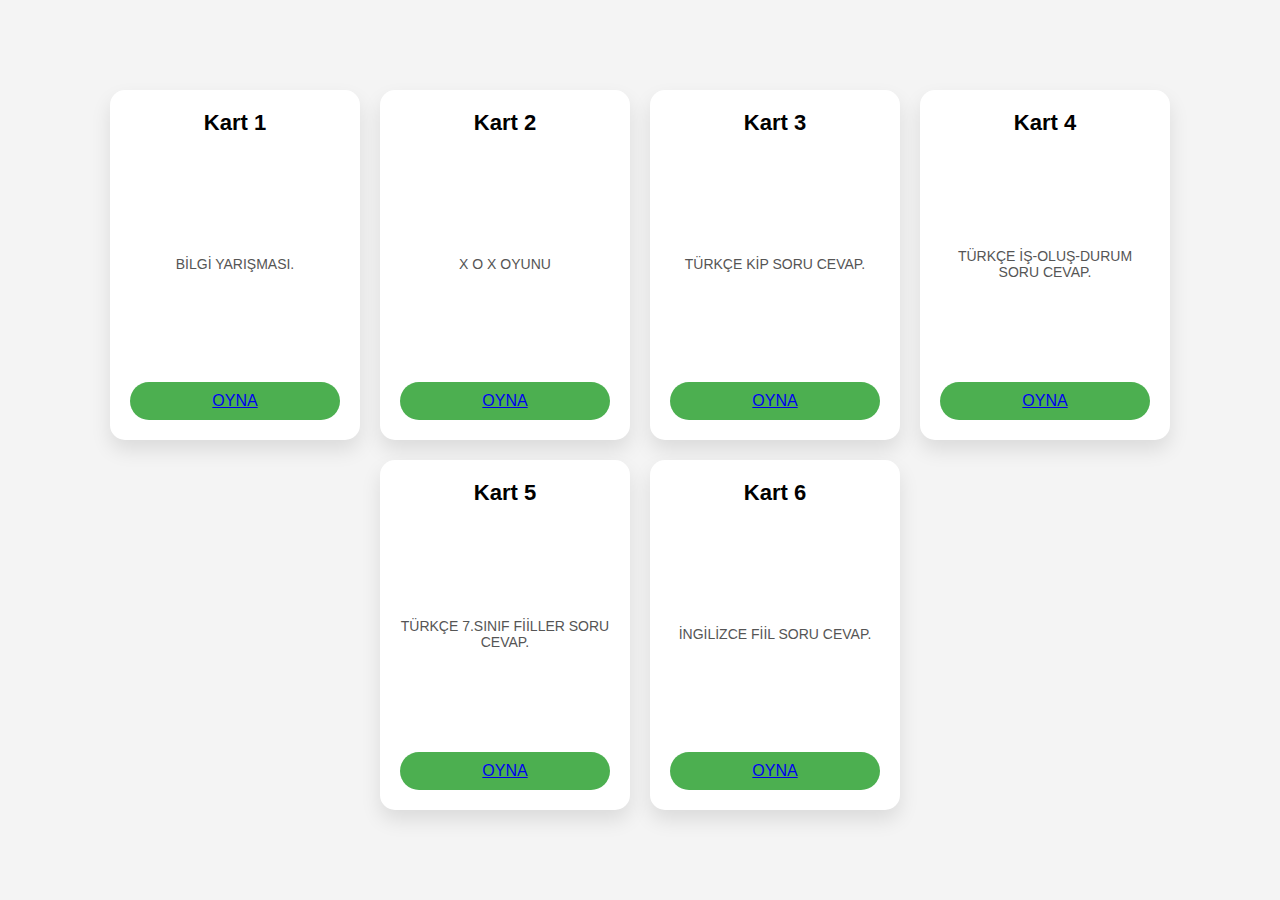
<file: mısto.html>
<!DOCTYPE html>
<html lang="en">
<head>
    <meta charset="UTF-8">
    <meta name="viewport" content="width=device-width, initial-scale=1.0">
    <link rel="stylesheet" href="mısto.css" type="text/css">
    <title>Document</title>
</head>
<body>
    <div class="card-container">
        <!-- Kart 1 -->
        <div class="card">
            <h3>Kart 1</h3>
            <p>BİLGİ YARIŞMASI.</p>
            <button class="play-btn"><a href="blg.html">OYNA</a></button>
        </div>

        <!-- Kart 2 -->
        <div class="card">
            <h3>Kart 2</h3>
            <p>X O X OYUNU</p>
            <button class="play-btn"><a href="xox.html">OYNA</a></button>
        </div>

        <!-- Kart 3 -->
        <div class="card">
            <h3>Kart 3</h3>
            <p>TÜRKÇE KİP SORU CEVAP.</p>
            <button class="play-btn"><a href="kpsr.html">OYNA</a></button>
        </div>

        <!-- Kart 4 -->
        <div class="card">
            <h3>Kart 4</h3>
            <p>TÜRKÇE İŞ-OLUŞ-DURUM SORU CEVAP.</p>
            <button class="play-btn"><a href="ısols.html">OYNA</a></button>
        </div>

        <!-- Kart 5 -->
        <div class="card">
            <h3>Kart 5</h3>
            <p>TÜRKÇE 7.SINIF FİİLLER SORU CEVAP.</p>
            <button class="play-btn"><a href="fll.html">OYNA</a></button>
        </div>

        <!-- Kart 6 -->
        <div class="card">
            <h3>Kart 6</h3>
            <p>İNGİLİZCE FİİL SORU CEVAP.</p>
            <button class="play-btn"><a href="ınfl.html">OYNA</a></button>
        </div>
    </div>
</body>
</html>
</file>
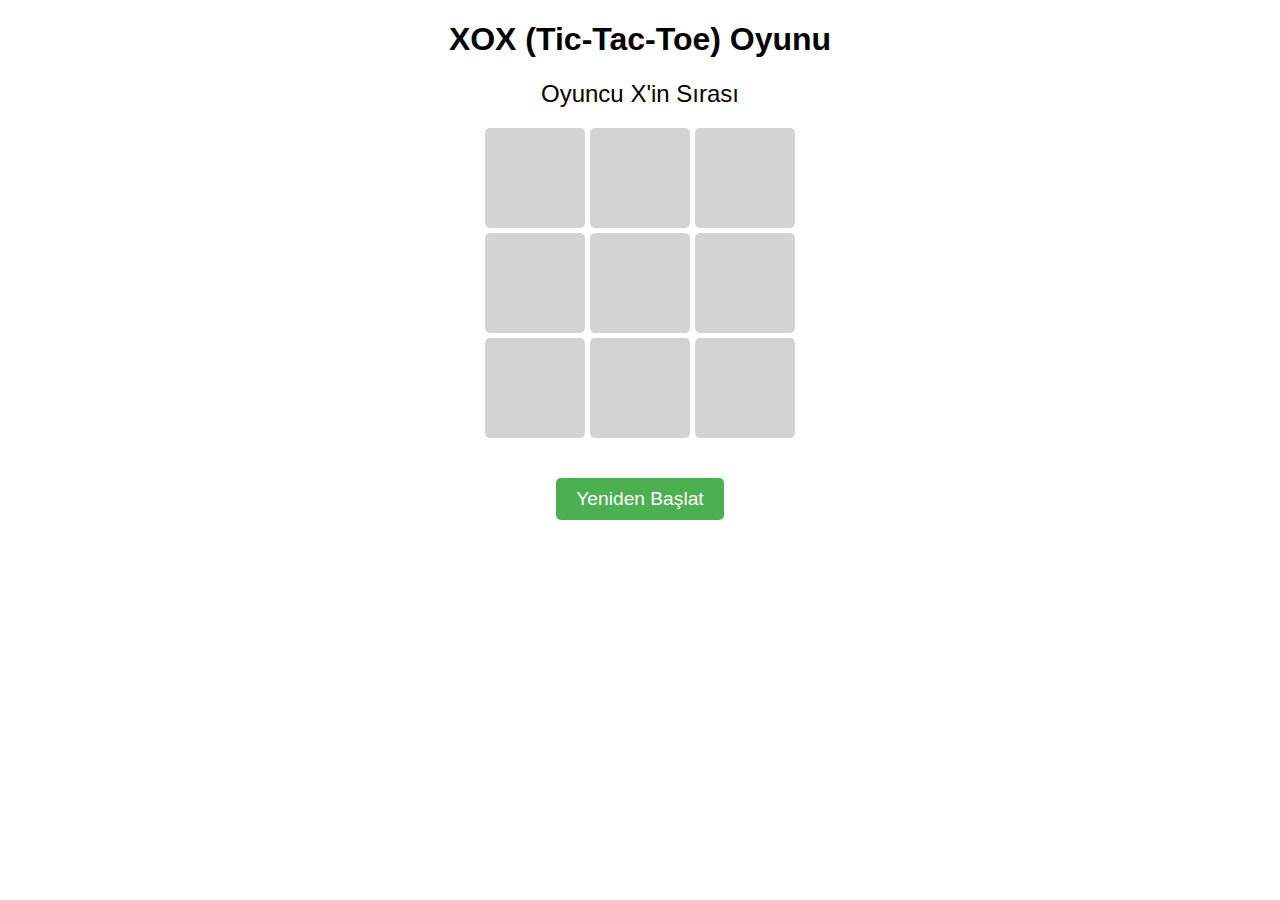
<file: xox.html>
<!DOCTYPE html>
<html lang="en">
<head>
    <meta charset="UTF-8">
    <meta name="viewport" content="width=device-width, initial-scale=1.0">
    <title>XOX (Tic-Tac-Toe) Game</title>
    <style>
        body {
            font-family: Arial, sans-serif;
            text-align: center;
            margin: 20px;
        }

        .game-board {
            display: grid;
            grid-template-columns: repeat(3, 100px);
            grid-template-rows: repeat(3, 100px);
            gap: 5px;
            justify-content: center;
            margin: 20px auto;
        }

        .game-board div {
            width: 100px;
            height: 100px;
            background-color: lightgray;
            display: flex;
            align-items: center;
            justify-content: center;
            font-size: 2em;
            cursor: pointer;
            border-radius: 5px;
        }

        .game-board div.clicked {
            pointer-events: none;
        }

        #status {
            font-size: 1.5em;
        }

        #reset {
            margin-top: 20px;
            padding: 10px 20px;
            font-size: 1.2em;
            cursor: pointer;
            background-color: #4CAF50;
            color: white;
            border: none;
            border-radius: 5px;
        }

        #reset:hover {
            background-color: #45a049;
        }

    </style>
</head>
<body>
    <h1>XOX (Tic-Tac-Toe) Oyunu</h1>
    <div id="status">Oyuncu X'in Sırası</div>
    <div class="game-board" id="gameBoard">
        <div onclick="makeMove(0)"></div>
        <div onclick="makeMove(1)"></div>
        <div onclick="makeMove(2)"></div>
        <div onclick="makeMove(3)"></div>
        <div onclick="makeMove(4)"></div>
        <div onclick="makeMove(5)"></div>
        <div onclick="makeMove(6)"></div>
        <div onclick="makeMove(7)"></div>
        <div onclick="makeMove(8)"></div>
    </div>
    <button id="reset" onclick="resetGame()">Yeniden Başlat</button>

    <script>
        const board = ['', '', '', '', '', '', '', '', '']; // Tahtadaki hücreler
        let currentPlayer = 'X'; // İlk oyuncu
        let gameOver = false; // Oyun bitti mi kontrolü

        const statusDiv = document.getElementById('status'); // Durum metni
        const gameBoardDiv = document.getElementById('gameBoard'); // Tahta

        // Oyun tahtasına hamle yapmak
        function makeMove(index) {
            if (gameOver || board[index] !== '') return; // Eğer oyun bitmişse veya hücre doluysa geç

            board[index] = currentPlayer;
            document.getElementsByClassName('game-board')[0].children[index].textContent = currentPlayer;
            document.getElementsByClassName('game-board')[0].children[index].classList.add('clicked');
            
            // Kazananı kontrol et
            if (checkWinner()) {
                statusDiv.textContent = `Oyuncu ${currentPlayer} Kazandı!`;
                gameOver = true;
                return;
            }

            // Oyun devam ediyorsa, diğer oyuncuya geç
            currentPlayer = currentPlayer === 'X' ? 'O' : 'X';
            statusDiv.textContent = `Oyuncu ${currentPlayer}'in Sırası`;
        }

        // Kazananı kontrol etmek için fonksiyon
        function checkWinner() {
            const winPatterns = [
                [0, 1, 2], [3, 4, 5], [6, 7, 8], // Yatay
                [0, 3, 6], [1, 4, 7], [2, 5, 8], // Dikey
                [0, 4, 8], [2, 4, 6] // Çapraz
            ];

            for (const pattern of winPatterns) {
                const [a, b, c] = pattern;
                if (board[a] && board[a] === board[b] && board[a] === board[c]) {
                    return true;
                }
            }
            // Eğer tahta dolmuşsa ama kazanan yoksa, beraberlik
            if (!board.includes('')) {
                statusDiv.textContent = 'Beraberlik!';
                gameOver = true;
            }
            return false;
        }

        // Oyunu sıfırlamak için fonksiyon
        function resetGame() {
            board.fill('');
            currentPlayer = 'X';
            gameOver = false;
            statusDiv.textContent = `Oyuncu ${currentPlayer}'in Sırası`;

            const cells = gameBoardDiv.getElementsByTagName('div');
            for (let i = 0; i < cells.length; i++) {
                cells[i].textContent = '';
                cells[i].classList.remove('clicked');
            }
        }
    </script>
</body>
</html>
</file>
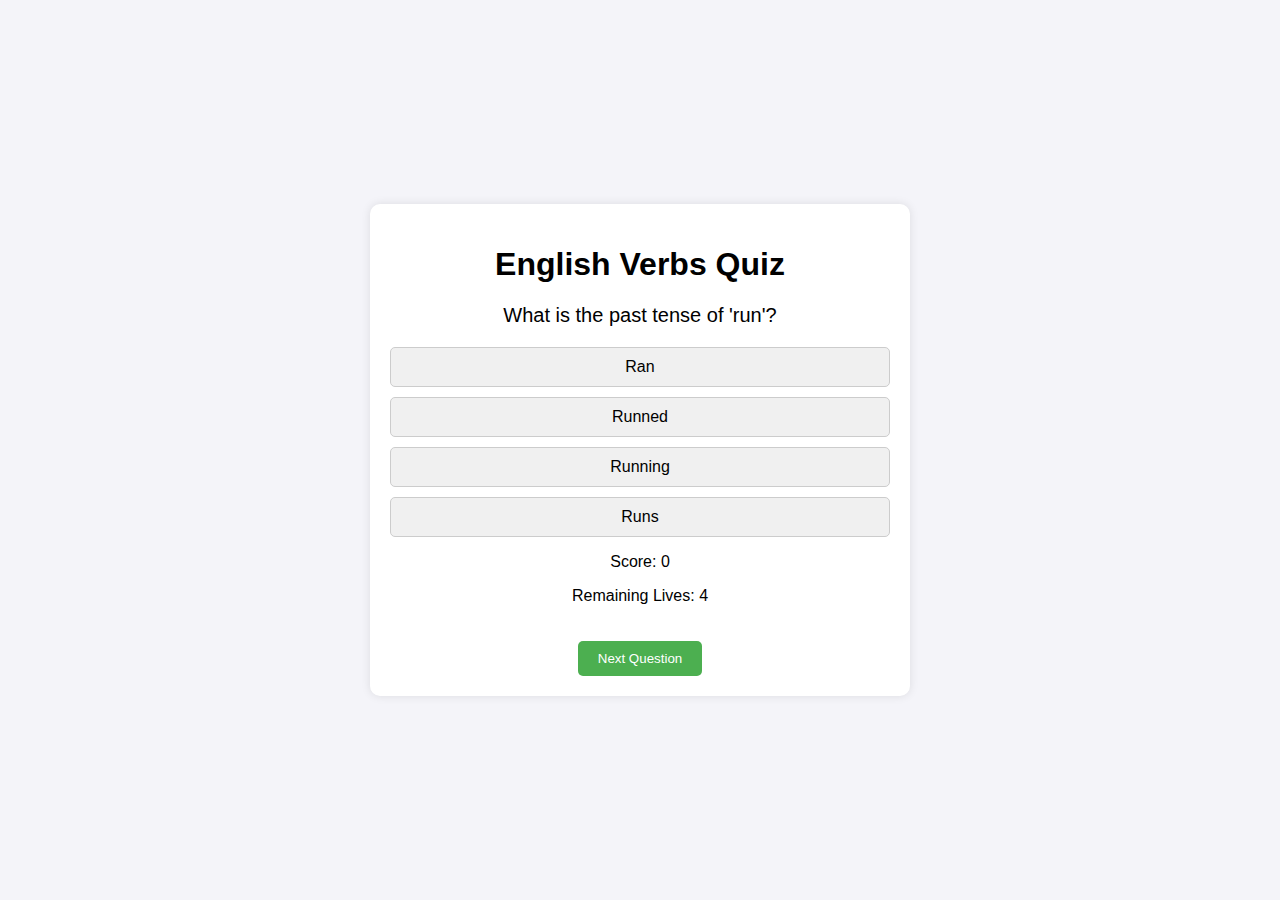
<file: ınfl.html>
<!DOCTYPE html>
<html lang="en">
<head>
    <meta charset="UTF-8">
    <meta name="viewport" content="width=device-width, initial-scale=1.0">
    <title>English 7th Grade Verbs Quiz</title>
    <style>
        body {
            font-family: Arial, sans-serif;
            background-color: #f4f4f9;
            margin: 0;
            padding: 0;
            display: flex;
            justify-content: center;
            align-items: center;
            height: 100vh;
            text-align: center;
        }
        .container {
            background-color: white;
            padding: 20px;
            border-radius: 10px;
            box-shadow: 0 0 10px rgba(0, 0, 0, 0.1);
            width: 80%;
            max-width: 500px;
        }
        .question {
            font-size: 20px;
            margin-bottom: 20px;
        }
        .options {
            display: flex;
            flex-direction: column;
            gap: 10px;
        }
        .option {
            padding: 10px;
            background-color: #f0f0f0;
            border: 1px solid #ccc;
            cursor: pointer;
            border-radius: 5px;
            transition: background-color 0.3s;
        }
        .option:hover {
            background-color: #d9d9d9;
        }
        .button {
            margin-top: 20px;
            padding: 10px 20px;
            background-color: #4CAF50;
            color: white;
            border: none;
            border-radius: 5px;
            cursor: pointer;
        }
        .button:disabled {
            background-color: #ccc;
        }
        .result {
            font-size: 22px;
            margin-top: 20px;
        }
        .excellent {
            color: blue;
            font-weight: bold;
            font-size: 24px;
            text-transform: uppercase;
        }
    </style>
</head>
<body>

    <div class="container">
        <h1>English Verbs Quiz</h1>
        <div id="quiz">
            <div id="question-container">
                <p id="question-text" class="question"></p>
                <div id="options-container" class="options">
                    <!-- Options will be displayed here -->
                </div>
            </div>
            <div id="score-container">
                <p>Score: <span id="score">0</span></p>
                <p>Remaining Lives: <span id="lives">4</span></p>
            </div>
            <button id="next-button" class="button" onclick="nextQuestion()">Next Question</button>
        </div>
        <div id="result-container" class="result" style="display: none;">
            <p>Game Over!</p>
            <p>Total Score: <span id="final-score"></span></p>
            <p class="excellent" id="final-message" style="display: none;">EXCELLENT!</p>
            <button class="button" onclick="restartGame()">Play Again</button>
        </div>
    </div>

    <script>
        const questions = [
            // Regular and Irregular Verbs
            { question: "What is the past tense of 'go'?", options: ["Went", "Gone", "Going", "Goes"], answer: "Went" },
            { question: "Which one is the correct form of 'eat' in past tense?", options: ["Ate", "Eaten", "Eating", "Eats"], answer: "Ate" },
            { question: "What is the past tense of 'run'?", options: ["Ran", "Runned", "Running", "Runs"], answer: "Ran" },
            { question: "Which one is the past participle of 'take'?", options: ["Taken", "Took", "Take", "Takes"], answer: "Taken" },

            // Tenses and Forms
            { question: "Which sentence is in the present continuous tense?", options: ["She runs every day.", "She is running now.", "She ran yesterday.", "She will run tomorrow."], answer: "She is running now." },
            { question: "What is the present simple form of 'to write' for 'I'?", options: ["I writes", "I writing", "I write", "I written"], answer: "I write" },
            { question: "Which sentence is in the past tense?", options: ["I will eat dinner.", "I eat dinner.", "I ate dinner.", "I am eating dinner."], answer: "I ate dinner." },
            { question: "Which sentence uses the future tense?", options: ["I am writing a letter.", "I wrote a letter.", "I will write a letter.", "I write a letter."], answer: "I will write a letter." },

            // Verb Forms and Usage
            { question: "Which one is a regular verb?", options: ["Go", "Make", "Play", "Eat"], answer: "Play" },
            { question: "What is the past form of 'fly'?", options: ["Flyed", "Flying", "Flied", "Flew"], answer: "Flew" },
            { question: "Which sentence has an incorrect verb form?", options: ["She has visited the museum.", "I have seen the movie.", "He go to the park.", "They have played soccer."], answer: "He go to the park." },

            // Verb Tenses and Time Expressions
            { question: "Which verb is in the future tense?", options: ["He is studying.", "She will travel.", "They studied.", "We are eating."], answer: "She will travel." },
            { question: "What is the past tense of 'sing'?", options: ["Sang", "Sung", "Singed", "Sings"], answer: "Sang" },

            // Mixed questions on Verb Types and Tenses
            { question: "Which of the following is an irregular verb?", options: ["Jump", "Play", "Run", "Walk"], answer: "Run" },
            { question: "Which sentence is in the present perfect tense?", options: ["I have eaten lunch.", "I ate lunch.", "I am eating lunch.", "I will eat lunch."], answer: "I have eaten lunch." },
            { question: "Which verb is in the past participle form?", options: ["Done", "Doing", "Does", "Do"], answer: "Done" },
            { question: "Which sentence uses the past continuous tense?", options: ["She was reading when I called.", "She is reading now.", "She reads every day.", "She will read tomorrow."], answer: "She was reading when I called." },
        ];

        let score = 0;
        let lives = 4;
        let usedQuestions = [];

        // Shuffle questions
        function shuffleQuestions() {
            usedQuestions = [];
            questions.sort(() => Math.random() - 0.5);
        }

        function loadQuestion() {
            if (usedQuestions.length === questions.length) {
                gameOver();
                return;
            }

            let nextQuestionIndex;
            do {
                nextQuestionIndex = Math.floor(Math.random() * questions.length);
            } while (usedQuestions.includes(nextQuestionIndex));

            usedQuestions.push(nextQuestionIndex);

            const question = questions[nextQuestionIndex];
            document.getElementById("question-text").innerText = question.question;

            const optionsContainer = document.getElementById("options-container");
            optionsContainer.innerHTML = "";
            question.options.forEach(option => {
                const optionElement = document.createElement("div");
                optionElement.classList.add("option");
                optionElement.innerText = option;
                optionElement.onclick = function() {
                    checkAnswer(option);
                };
                optionsContainer.appendChild(optionElement);
            });
        }

        function checkAnswer(selectedOption) {
            const correctAnswer = questions[usedQuestions[usedQuestions.length - 1]].answer;
            if (selectedOption === correctAnswer) {
                score++;
                document.getElementById("score").innerText = score;
            } else {
                lives--;
                document.getElementById("lives").innerText = lives;
                if (lives === 0) {
                    gameOver();
                }
            }
            loadQuestion();
        }

        function gameOver() {
            document.getElementById("quiz").style.display = "none";
            document.getElementById("result-container").style.display = "block";
            document.getElementById("final-score").innerText = score;
            if (score === questions.length) {
                document.getElementById("final-message").style.display = "block";
            }
        }

        function restartGame() {
            score = 0;
            lives = 4;
            usedQuestions = [];
            document.getElementById("score").innerText = score;
            document.getElementById("lives").innerText = lives;
            document.getElementById("quiz").style.display = "block";
            document.getElementById("result-container").style.display = "none";
            shuffleQuestions();
            loadQuestion();
        }

        // Start the game
        shuffleQuestions();
        loadQuestion();
    </script>

</body>
</html>
</file>
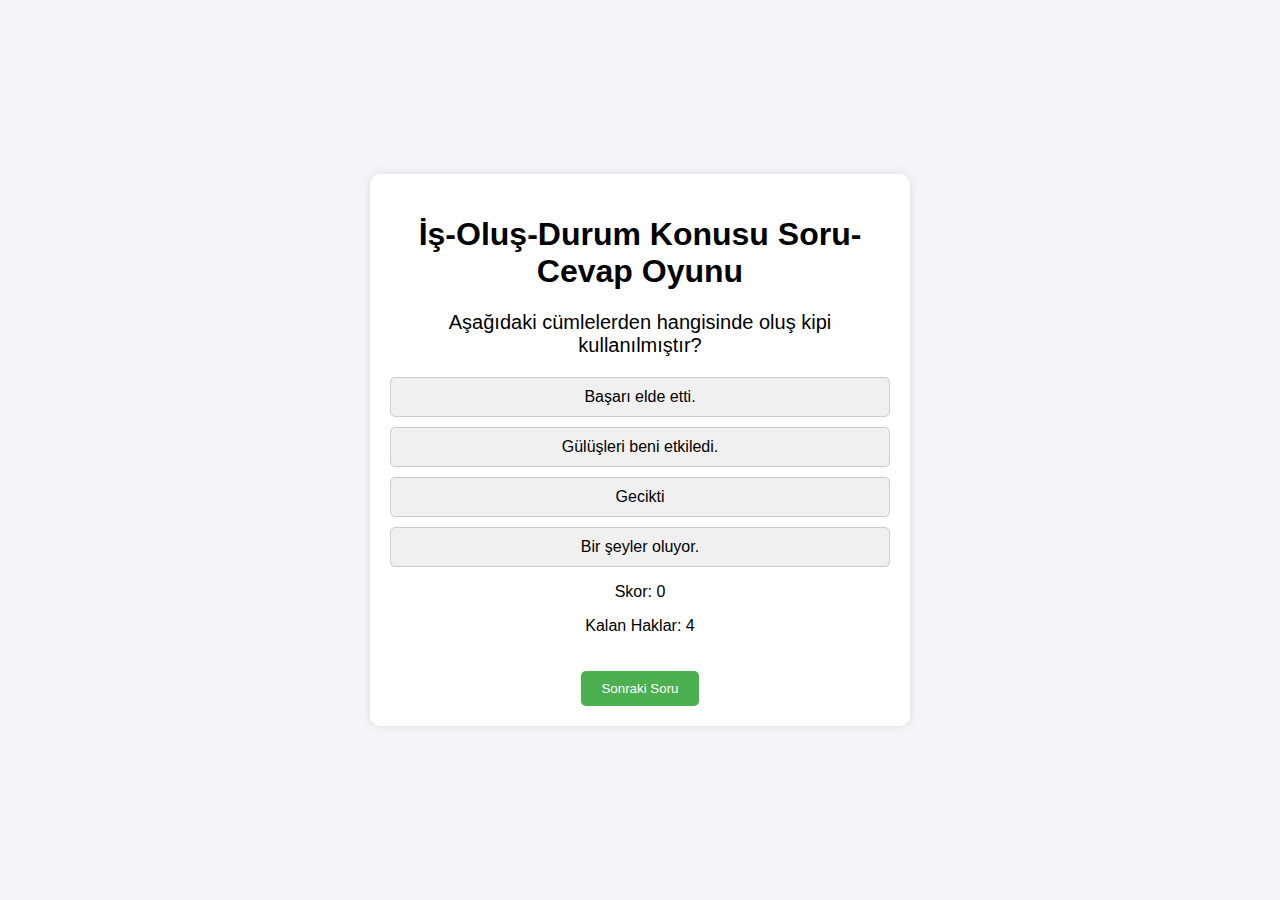
<file: ısols.html>
<!DOCTYPE html>
<html lang="tr">
<head>
    <meta charset="UTF-8">
    <meta name="viewport" content="width=device-width, initial-scale=1.0">
    <title>İş-Oluş-Durum Konusu Soru-Cevap Oyunu</title>
    <style>
        body {
            font-family: Arial, sans-serif;
            background-color: #f4f4f9;
            margin: 0;
            padding: 0;
            display: flex;
            justify-content: center;
            align-items: center;
            height: 100vh;
            text-align: center;
        }
        .container {
            background-color: white;
            padding: 20px;
            border-radius: 10px;
            box-shadow: 0 0 10px rgba(0, 0, 0, 0.1);
            width: 80%;
            max-width: 500px;
        }
        .question {
            font-size: 20px;
            margin-bottom: 20px;
        }
        .options {
            display: flex;
            flex-direction: column;
            gap: 10px;
        }
        .option {
            padding: 10px;
            background-color: #f0f0f0;
            border: 1px solid #ccc;
            cursor: pointer;
            border-radius: 5px;
            transition: background-color 0.3s;
        }
        .option:hover {
            background-color: #d9d9d9;
        }
        .button {
            margin-top: 20px;
            padding: 10px 20px;
            background-color: #4CAF50;
            color: white;
            border: none;
            border-radius: 5px;
            cursor: pointer;
        }
        .button:disabled {
            background-color: #ccc;
        }
        .result {
            font-size: 22px;
            margin-top: 20px;
        }
        .mükemmel {
            color: blue;
            font-weight: bold;
            font-size: 24px;
            text-transform: uppercase;
        }
    </style>
</head>
<body>

    <div class="container">
        <h1>İş-Oluş-Durum Konusu Soru-Cevap Oyunu</h1>
        <div id="quiz">
            <div id="question-container">
                <p id="question-text" class="question"></p>
                <div id="options-container" class="options">
                    <!-- Options will be displayed here -->
                </div>
            </div>
            <div id="score-container">
                <p>Skor: <span id="score">0</span></p>
                <p>Kalan Haklar: <span id="lives">4</span></p>
            </div>
            <button id="next-button" class="button" onclick="nextQuestion()">Sonraki Soru</button>
        </div>
        <div id="result-container" class="result" style="display: none;">
            <p>Oyun Bitti!</p>
            <p>Toplam Skor: <span id="final-score"></span></p>
            <p class="mükemmel" id="final-message" style="display: none;">MÜKEMMELSİN!</p>
            <button class="button" onclick="restartGame()">Tekrar Oyna</button>
        </div>
    </div>

    <script>
        const questions = [
            // İş Kipi Soruları
            { question: "Aşağıdakilerden hangisi iş kipine örnektir?", options: ["Gitmelisin", "Gidiyorum", "Gitmişti", "Gideceğim"], answer: "Gitmelisin" },
            { question: "Hangi cümlede iş kipi kullanılmıştır?", options: ["Okula gidiyorum.", "Okula giderim.", "Okula gitmiştim.", "Okula gideceğim."], answer: "Okula giderim." },
            { question: "‘Sen çok çalışmalısın.’ cümlesinde hangi kip kullanılmıştır?", options: ["İstek Kipi", "Gereklilik Kipi", "Zorunluluk Kipi", "Şart Kipi"], answer: "Zorunluluk Kipi" },
            { question: "‘Bunu yapmalısın.’ cümlesindeki kip nedir?", options: ["İstek Kipi", "Gereklilik Kipi", "Zorunluluk Kipi", "Şart Kipi"], answer: "Zorunluluk Kipi" },
            { question: "‘Gitmelisin’ cümlesinde hangi kip kullanılmıştır?", options: ["Gereklilik Kipi", "Zorunluluk Kipi", "İstek Kipi", "Şart Kipi"], answer: "Gereklilik Kipi" },

            // Oluş Kipi Soruları
            { question: "‘Oluşmak’ fiili hangi kipi ifade eder?", options: ["Oluş Kipi", "Durum Kipi", "İş Kipi", "Zaman Kipi"], answer: "Oluş Kipi" },
            { question: "‘O zaman geldi.’ cümlesinde hangi kip kullanılmıştır?", options: ["Oluş Kipi", "İş Kipi", "Durum Kipi", "Zorunluluk Kipi"], answer: "Oluş Kipi" },
            { question: "Aşağıdaki cümlelerden hangisinde oluş kipi kullanılmıştır?", options: ["Başarı elde etti.", "Gülüşleri beni etkiledi.", "Gecikti", "Bir şeyler oluyor."], answer: "Bir şeyler oluyor." },
            { question: "‘Çok bekledim.’ cümlesindeki fiil kipi nedir?", options: ["İş Kipi", "Durum Kipi", "Oluş Kipi", "Zaman Kipi"], answer: "Oluş Kipi" },

            // Durum Kipi Soruları
            { question: "‘Herkes gülümsüyor.’ cümlesinde hangi kip kullanılmıştır?", options: ["Durum Kipi", "İş Kipi", "Oluş Kipi", "Zorunluluk Kipi"], answer: "Durum Kipi" },
            { question: "‘Yağmur yağıyor.’ cümlesinde hangi kip kullanılmıştır?", options: ["Oluş Kipi", "İş Kipi", "Durum Kipi", "Şart Kipi"], answer: "Durum Kipi" },
            { question: "Aşağıdakilerden hangisi durum kipine örnektir?", options: ["Beni bekliyorsun", "Beni gördüler", "Beni görmek istiyorsun", "Ben geliyorum"], answer: "Beni gördüler" },
            { question: "‘Köpeğim çok yoruldu.’ cümlesindeki fiil kipi nedir?", options: ["Durum Kipi", "İş Kipi", "Zorunluluk Kipi", "Oluş Kipi"], answer: "Durum Kipi" },

            // Karma Sorular
            { question: "‘Daha önce gitmiştim.’ cümlesinde hangi kip kullanılmıştır?", options: ["İş Kipi", "Durum Kipi", "Oluş Kipi", "Zaman Kipi"], answer: "Zaman Kipi" },
            { question: "‘Okula gitmelisin.’ cümlesindeki kip nedir?", options: ["Gereklilik Kipi", "İstek Kipi", "Zorunluluk Kipi", "Şart Kipi"], answer: "Gereklilik Kipi" },
            { question: "‘O bu işi yapacakmış.’ cümlesinde hangi kip kullanılmıştır?", options: ["Şart Kipi", "Gereklilik Kipi", "İstek Kipi", "Zorunluluk Kipi"], answer: "Gereklilik Kipi" },
            { question: "‘Benimle gelmelisin.’ cümlesindeki kip nedir?", options: ["Zorunluluk Kipi", "İstek Kipi", "Gereklilik Kipi", "Şart Kipi"], answer: "Zorunluluk Kipi" },
        ];

        let score = 0;
        let lives = 4;
        let usedQuestions = [];

        // Soruları rastgele sıraya koyma
        function shuffleQuestions() {
            usedQuestions = [];
            questions.sort(() => Math.random() - 0.5);
        }

        function loadQuestion() {
            if (usedQuestions.length === questions.length) {
                gameOver();
                return;
            }

            let nextQuestionIndex;
            do {
                nextQuestionIndex = Math.floor(Math.random() * questions.length);
            } while (usedQuestions.includes(nextQuestionIndex));

            usedQuestions.push(nextQuestionIndex);

            const question = questions[nextQuestionIndex];
            document.getElementById("question-text").innerText = question.question;

            const optionsContainer = document.getElementById("options-container");
            optionsContainer.innerHTML = "";
            question.options.forEach(option => {
                const optionElement = document.createElement("div");
                optionElement.classList.add("option");
                optionElement.innerText = option;
                optionElement.onclick = function() {
                    checkAnswer(option);
                };
                optionsContainer.appendChild(optionElement);
            });
        }

        function checkAnswer(selectedOption) {
            const correctAnswer = questions[usedQuestions[usedQuestions.length - 1]].answer;
            if (selectedOption === correctAnswer) {
                score++;
                document.getElementById("score").innerText = score;
            } else {
                lives--;
                document.getElementById("lives").innerText = lives;
                if (lives === 0) {
                    gameOver();
                }
            }
            loadQuestion();
        }

        function gameOver() {
            document.getElementById("quiz").style.display = "none";
            document.getElementById("result-container").style.display = "block";
            document.getElementById("final-score").innerText = score;
            if (score === questions.length) {
                document.getElementById("final-message").style.display = "block";
            }
        }

        function restartGame() {
            score = 0;
            lives = 4;
            usedQuestions = [];
            document.getElementById("score").innerText = score;
            document.getElementById("lives").innerText = lives;
            document.getElementById("quiz").style.display = "block";
            document.getElementById("result-container").style.display = "none";
            shuffleQuestions();
            loadQuestion();
        }

        // Başlangıç
        shuffleQuestions();
        loadQuestion();
    </script>

</body>
</html>
</file>
<file: 7tkmp.css>
.navbar{
    border-style: solid;  border-width: 2px;
    border-radius: 10px;
    height: 8vh;
    width: 100%;
    background: linear-gradient(90deg, rgb(21, 10, 231) 0%, rgb(231, 216, 6) 35%, rgb(5, 215, 230) 100%);
    
    display: flex;
    align-items: center;
    flex-direction: row;
    justify-content: space-around;
}


.navbar{
    border-style: solid;  border-width: 2px;
    border-radius: 10px;
}

.navbar:hover{
    transform: scale(1.01);
    transform-style: preserve-3d;
    transition: all 0.4s ease-out;
}


.navbar {
    height: 8vh;
    width: 100%;
    background: linear-gradient(90deg, rgba(236, 4, 93, 0.918) 0%, rgb(162, 7, 133) 35%, rgb(162, 7, 223) 100%);
    border-style: solid;
    text-decoration:none;
    display: flex;
    align-items: center;
    flex-direction: row;
    justify-content: space-around;
    transform-style: preserve-3d;
    transition: all 1s ease-out;

    a{
        text-decoration: none;
        color: black;
    }

}



a{
    text-decoration: none;
}

.vb{
    text-decoration: none;
}

.navbar{
    border-style: solid;  border-width: 2px;
    border-radius: 10px;
}

.fiil{
    background-color: aquamarine;
    border-radius: 15px;
    text-align: center;
    margin-right: 220px;
    margin-left: 220px;
}

.kip{
    background-color: greenyellow;
    border-radius: 15px;
    text-align: center;
    margin-right: 220px;
    margin-left: 220px;
}

.kip-ornek{
    background-color: palevioletred;
    border-radius: 15px;
    text-align: center;
    margin-right: 220px;
    margin-left: 220px;
}

.is{
    background-color: yellowgreen;
    border-radius: 15px;
    text-align: center;
    margin-right: 220px;
    margin-left: 220px;
}
</file>
<file: dgl.css>
.dgl{
    background-color: aqua;
    margin-left: 200px;
    margin-right: 200px;
    text-align: center;
    margin-top: 500px;
}
</file>
<file: ing.css>
p{
    line-height:1.6;
} 

.ing{
    background-color: rgb(92, 167, 211);
    border-radius: 6px;
    text-align: center;
    margin-right: 220px;
    margin-left: 220px;
    margin-bottom: 70px;
}


.navbar{
    border-style: solid;  border-width: 2px;
    border-radius: 10px;
}


.navbar {
    height: 8vh;
    width: 100%;
    background: linear-gradient(90deg, rgba(236, 4, 93, 0.918) 0%, rgb(162, 7, 133) 35%, rgb(162, 7, 223) 100%);
    border-style: solid;
    text-decoration:none;
    display: flex;
    align-items: center;
    flex-direction: row;
    justify-content: space-around;
    transform-style: preserve-3d;
    transition: all 1s ease-out;

    a{
        text-decoration: none;
        color: black;
    }

}

.nav1:hover{
   

    transition: all 1s ease-out;
    

}

.navbar:hover{
    transition: all 0.4s ease-out;
     
    transform: scale(1.01);

}
</file>
<file: mısto.css>
/* Genel stil ayarları */
* {
    margin: 0;
    padding: 0;
    box-sizing: border-box;
}

body {
    font-family: Arial, sans-serif;
    background-color: #f4f4f4;
    display: flex;
    justify-content: center;
    align-items: center;
    min-height: 100vh;
}

/* Kart konteynerı */
.card-container {
    display: flex;
    flex-wrap: wrap;
    gap: 20px;
    justify-content: center;
    max-width: 1200px;
    padding: 20px;
}

/* Kart Stili */
.card {
    width: 250px;
    height: 350px;
    background-color: #fff;
    border-radius: 15px;
    box-shadow: 0 10px 20px rgba(0, 0, 0, 0.1);
    text-align: center;
    padding: 20px;
    display: flex;
    flex-direction: column;
    justify-content: space-between;
    transition: transform 0.3s ease-in-out, box-shadow 0.3s ease;
}

/* Kart üzerine hover efekti */
.card:hover {
    transform: scale(1.1); /* Kart büyümesi */
    box-shadow: 0 15px 30px rgba(0, 0, 0, 0.2); /* Gölge efektinin artması */
}

/* Kart başlık ve açıklama stilleri */
.card h3 {
    font-size: 22px;
    margin-bottom: 10px;
}

.card p {
    font-size: 14px;
    color: #555;
}

/* OYNA butonunun stilini ayarlama */
.play-btn {
    background-color: #4CAF50;
    color: white;
    border: none;
    padding: 10px 20px;
    border-radius: 25px; /* Yuvarlak kenarlar */
    font-size: 16px;
    cursor: pointer;
    transition: transform 0.2s ease-in-out, background-color 0.3s ease;
}

/* Buton üzerine gelince animasyon */
.play-btn:hover {
    transform: scale(1.1); /* Buton büyümesi */
    background-color: #45a049; /* Hoverda renk değişimi */
}
</file>
